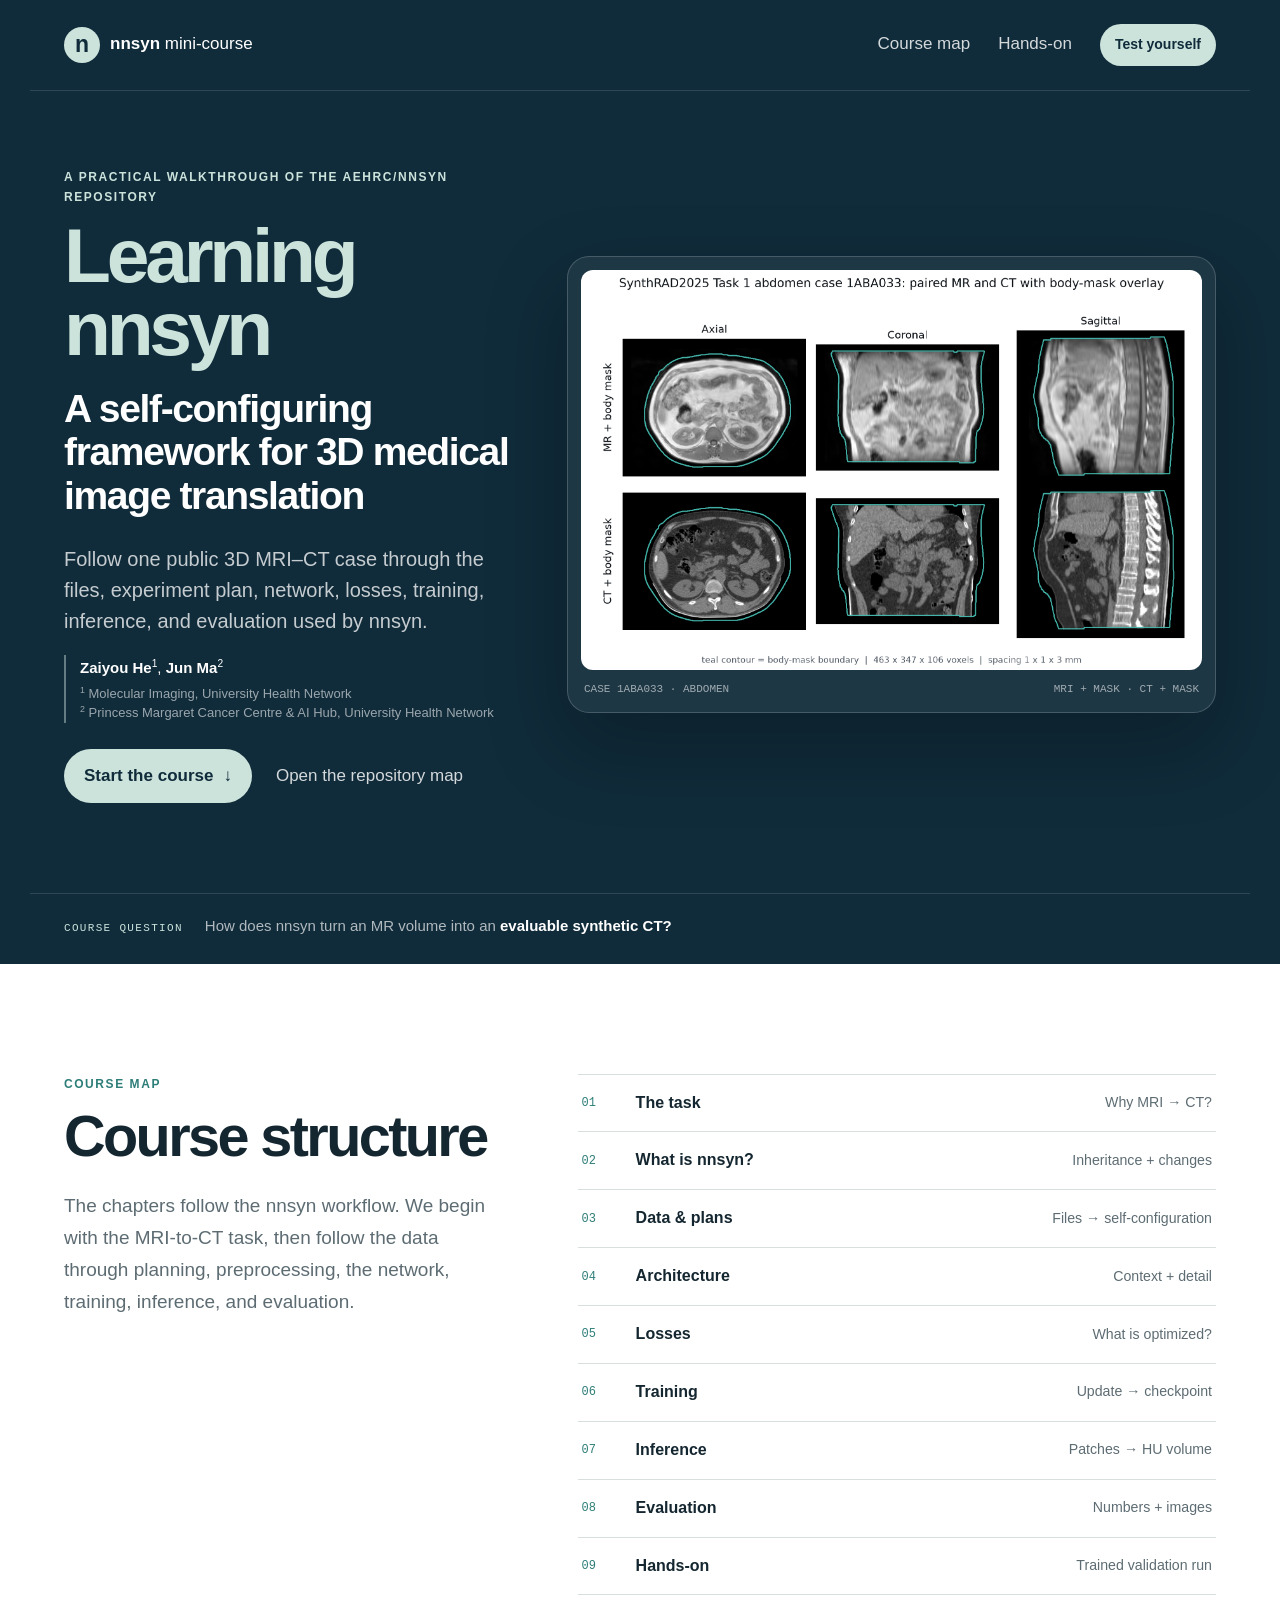
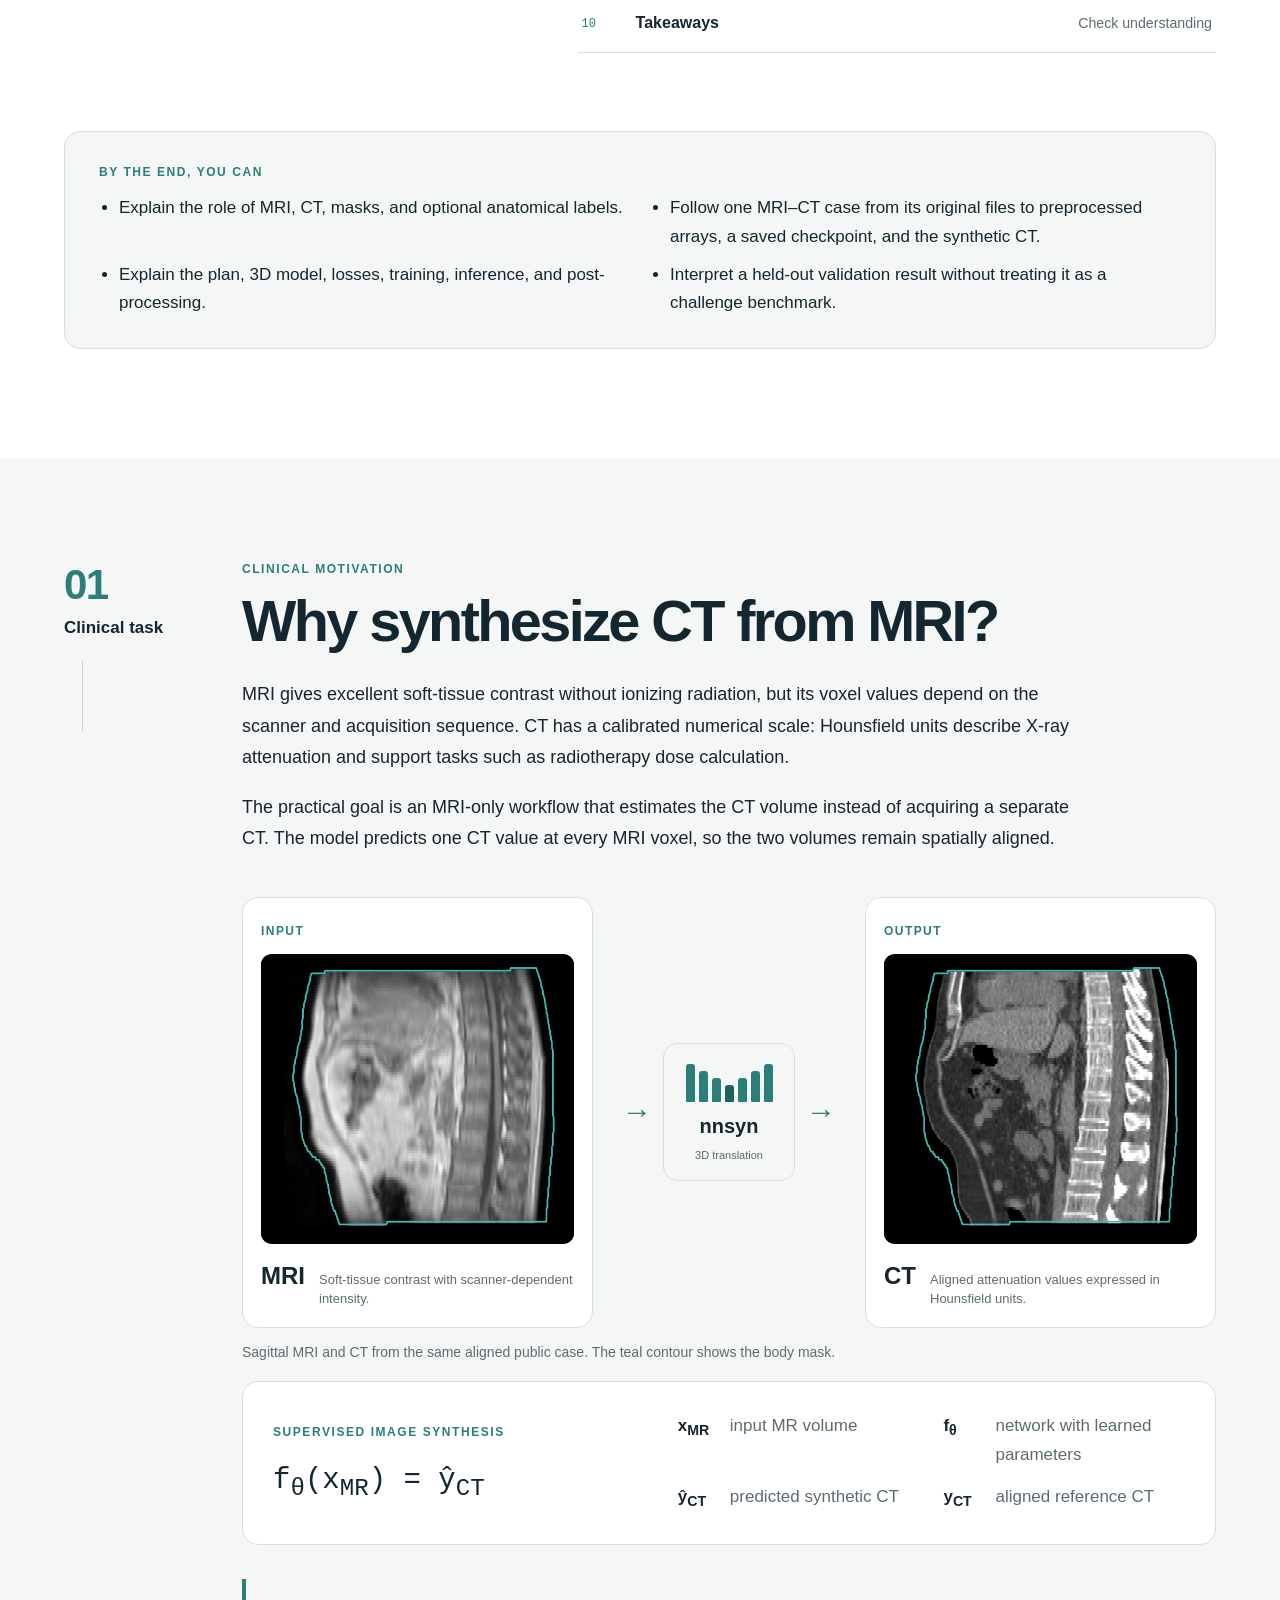
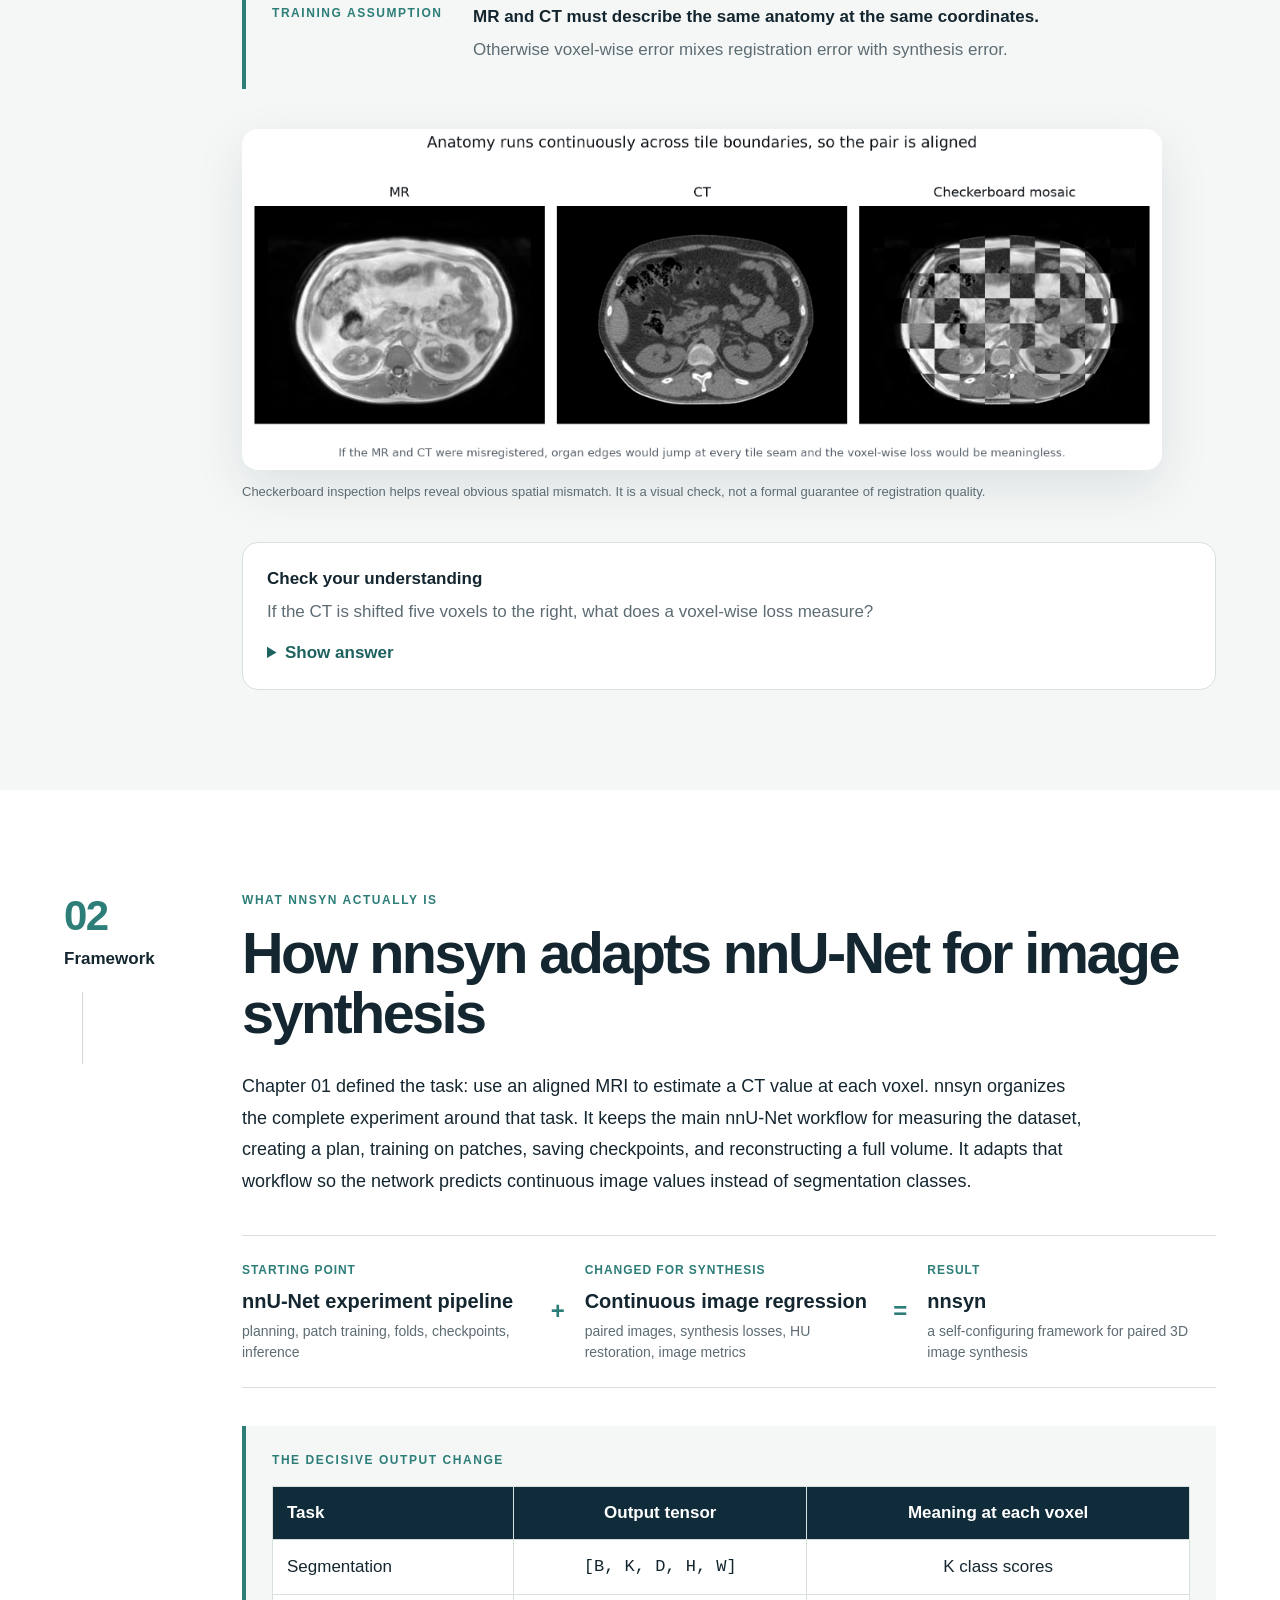
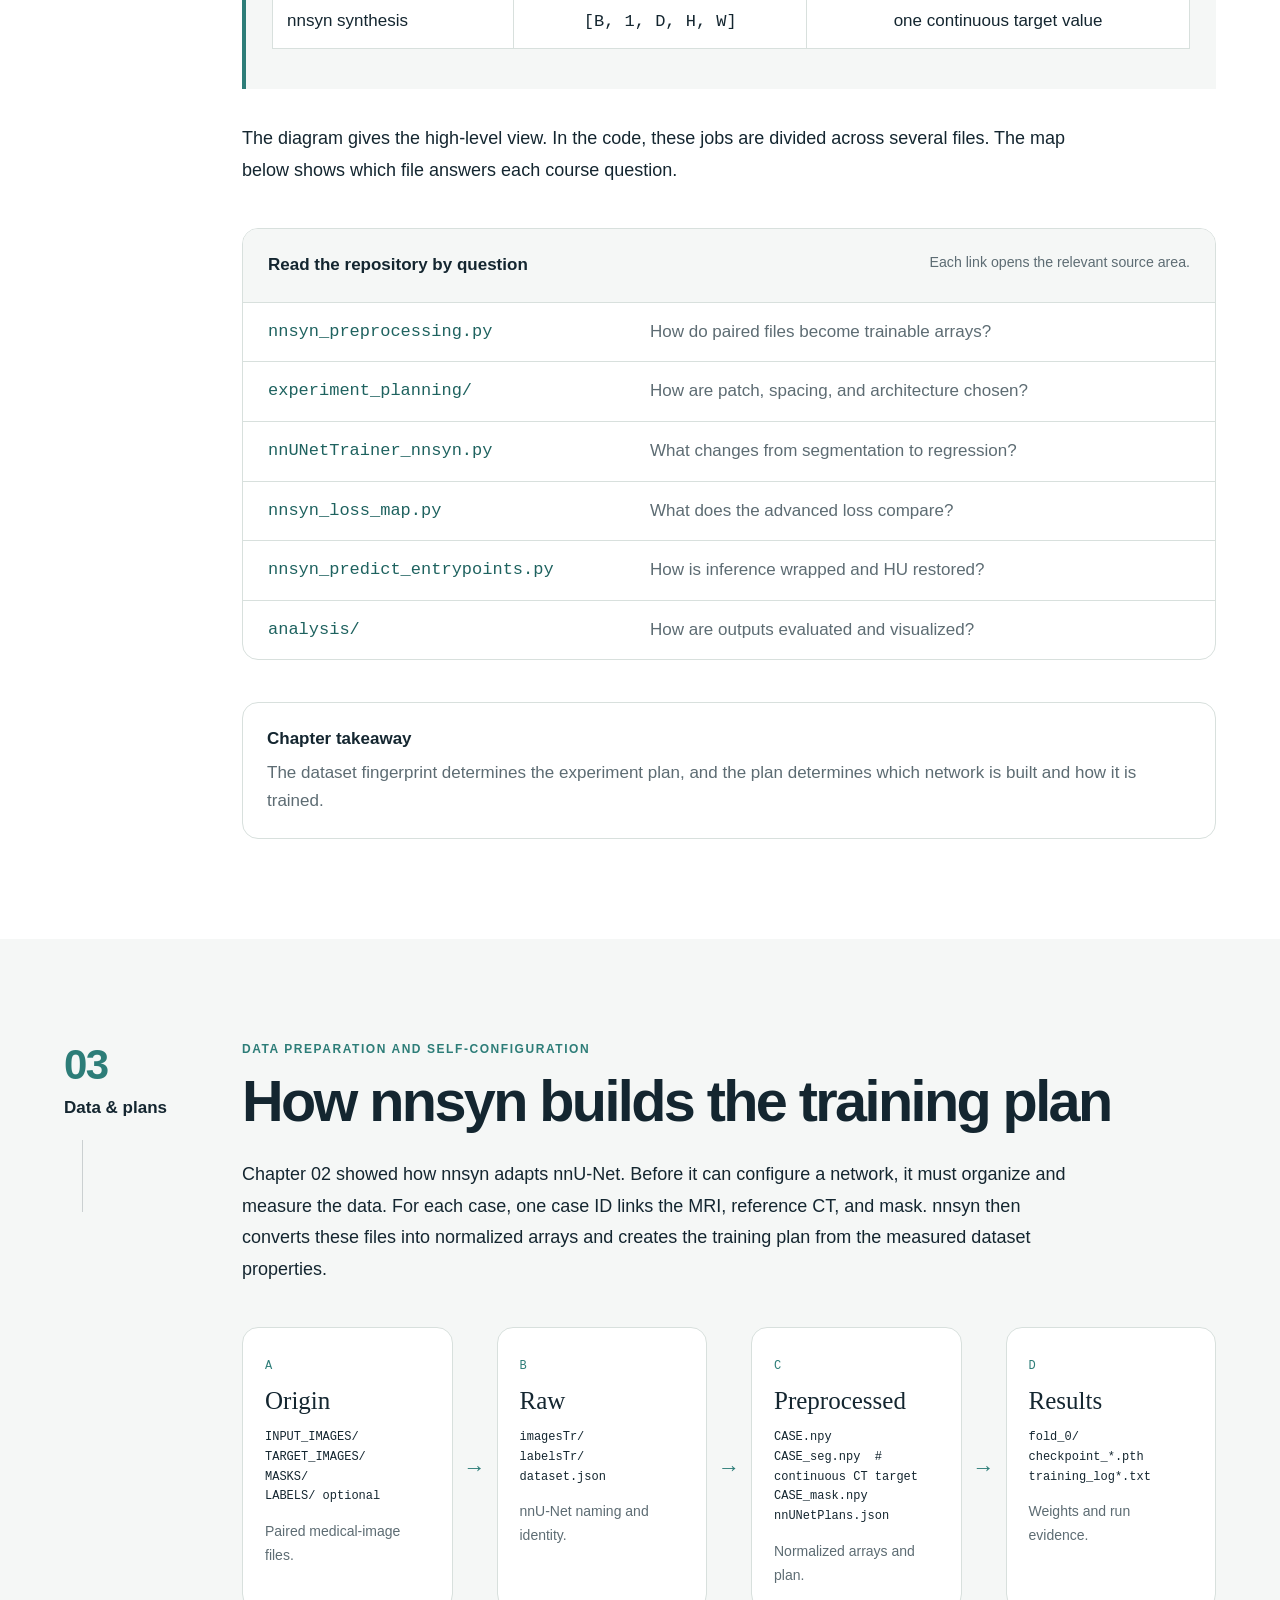
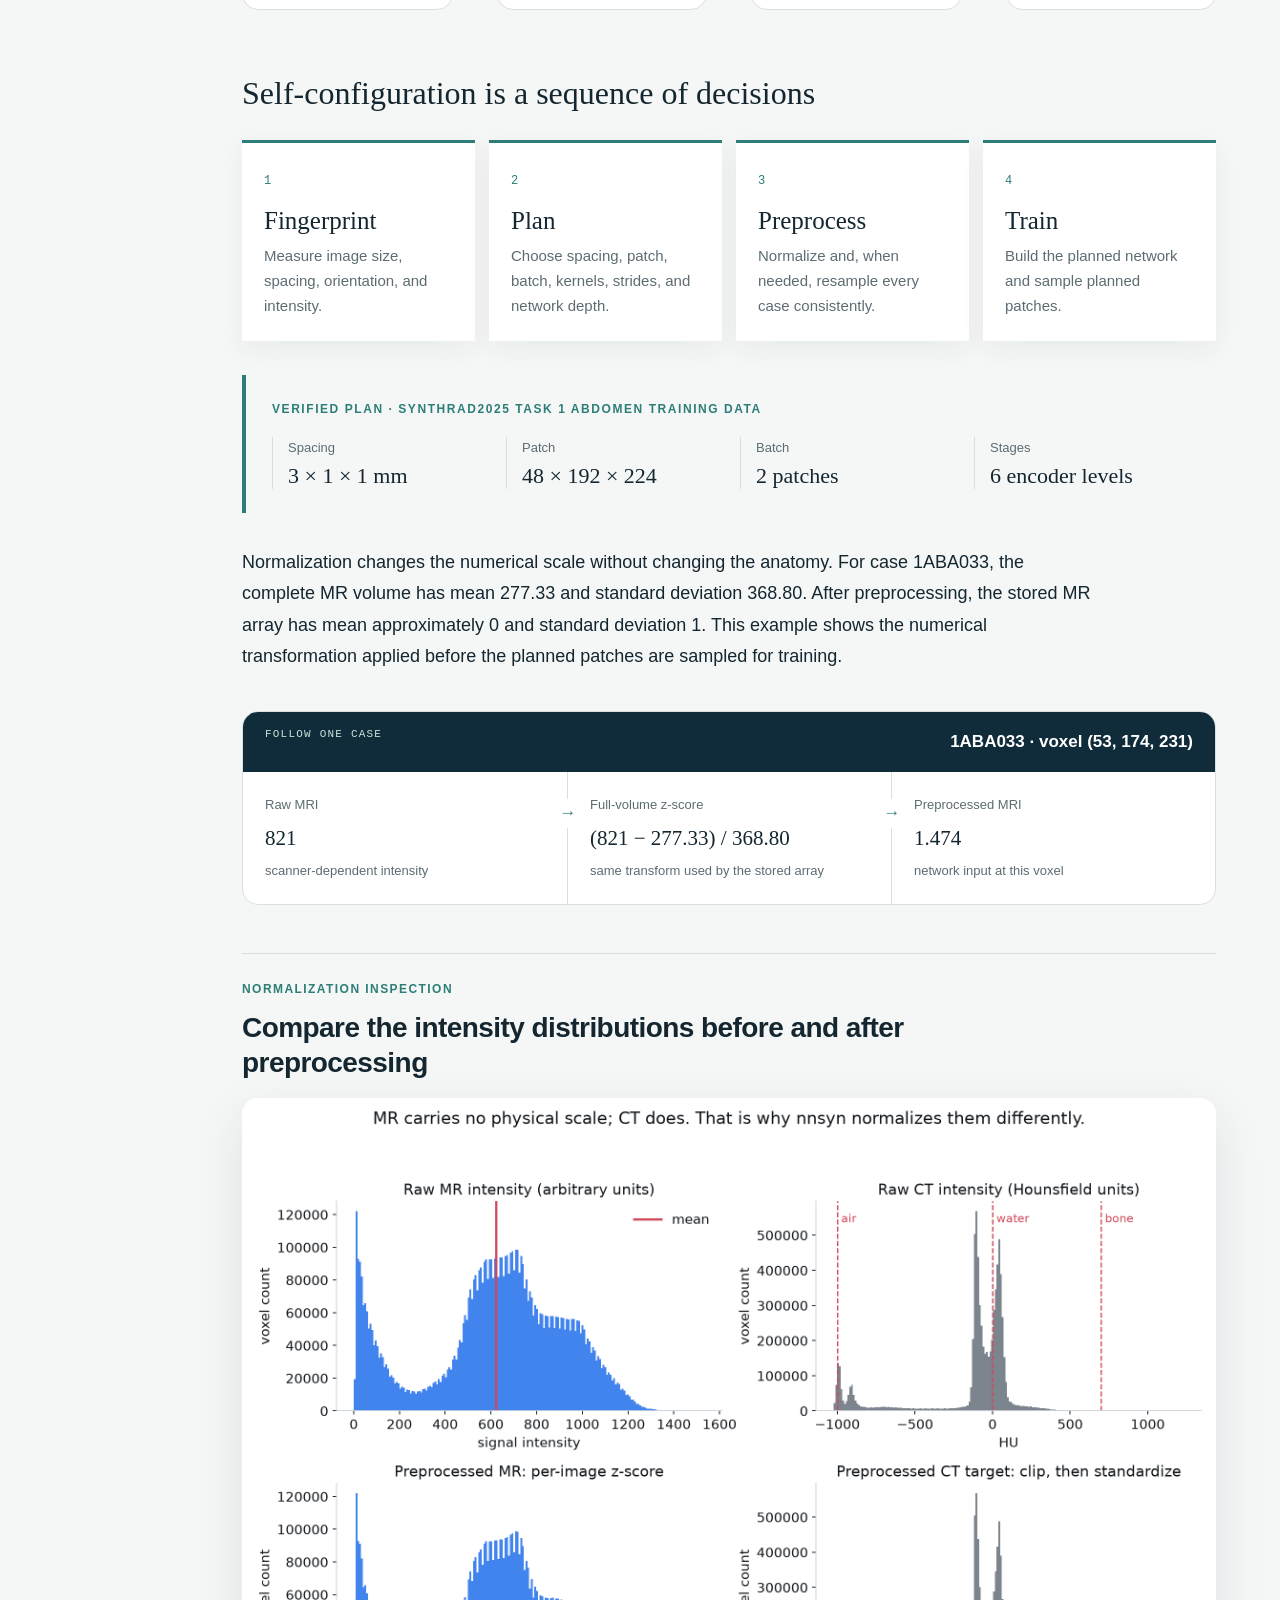
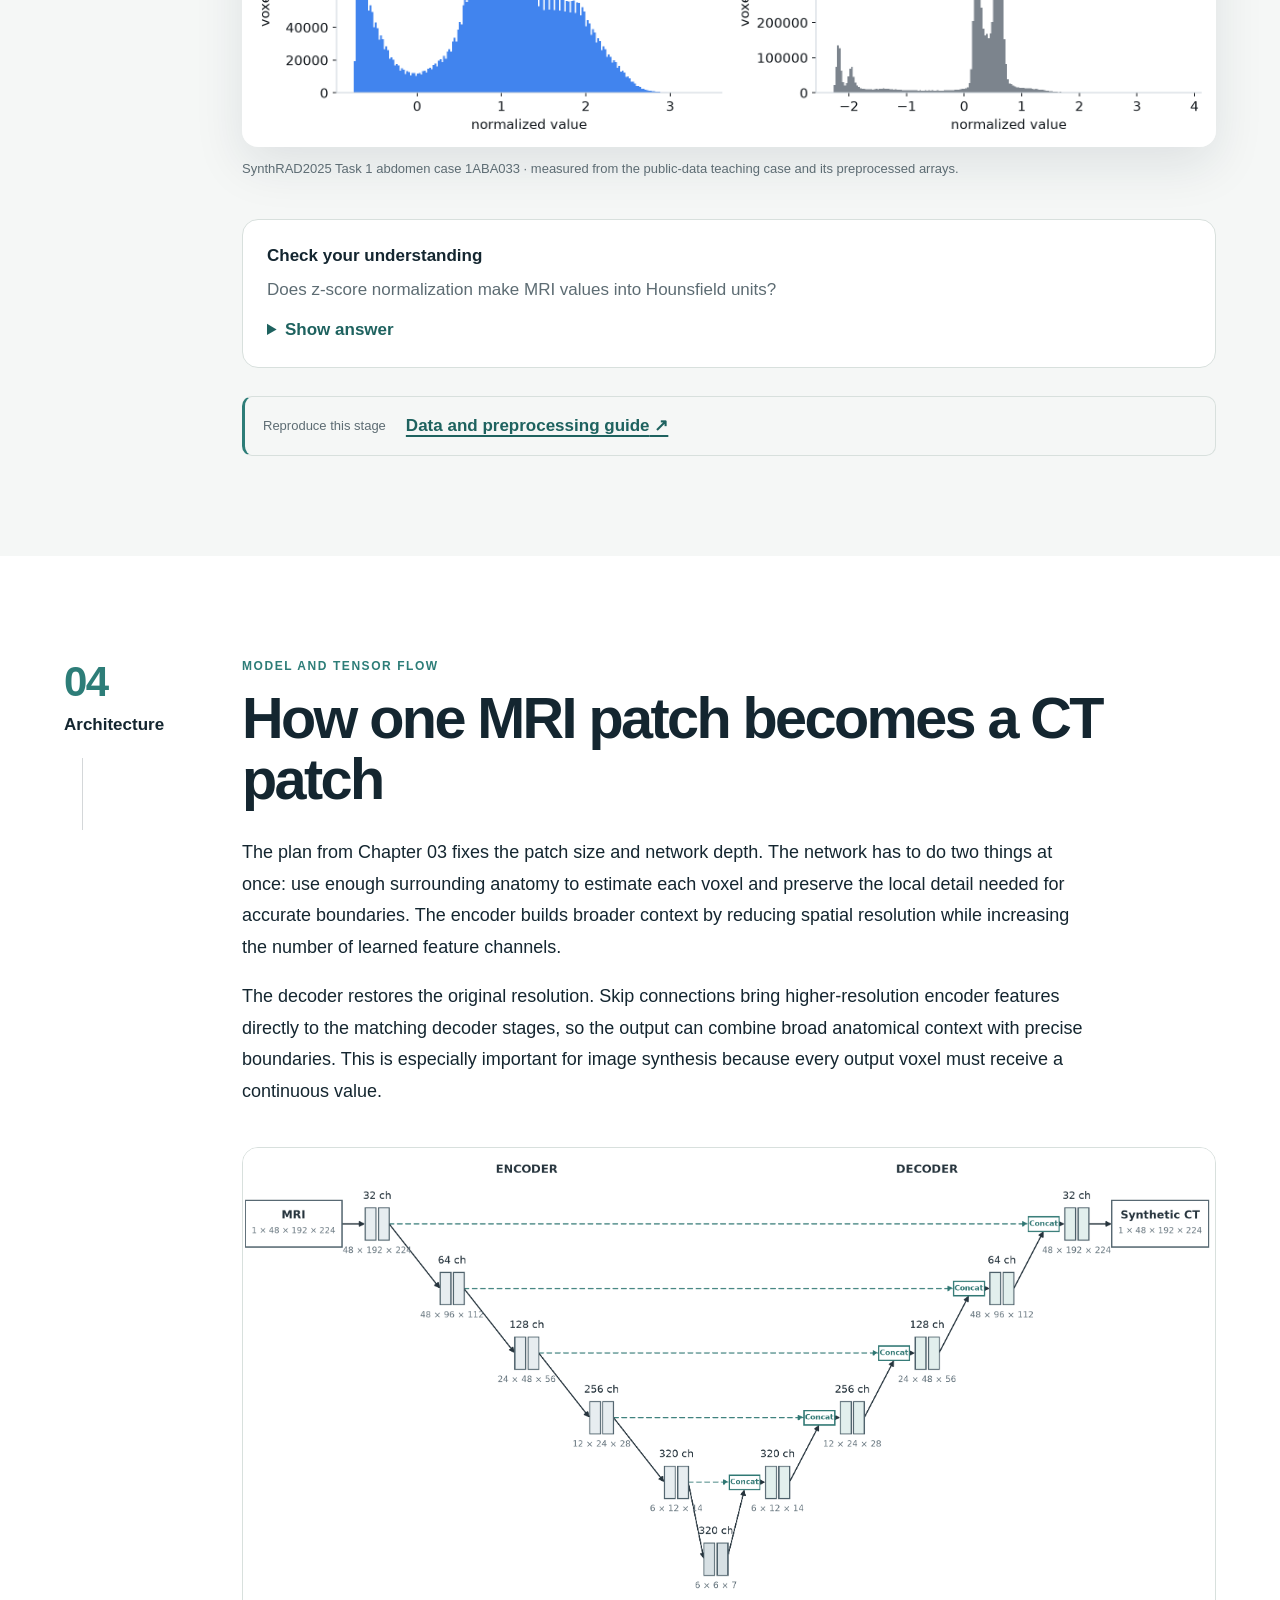
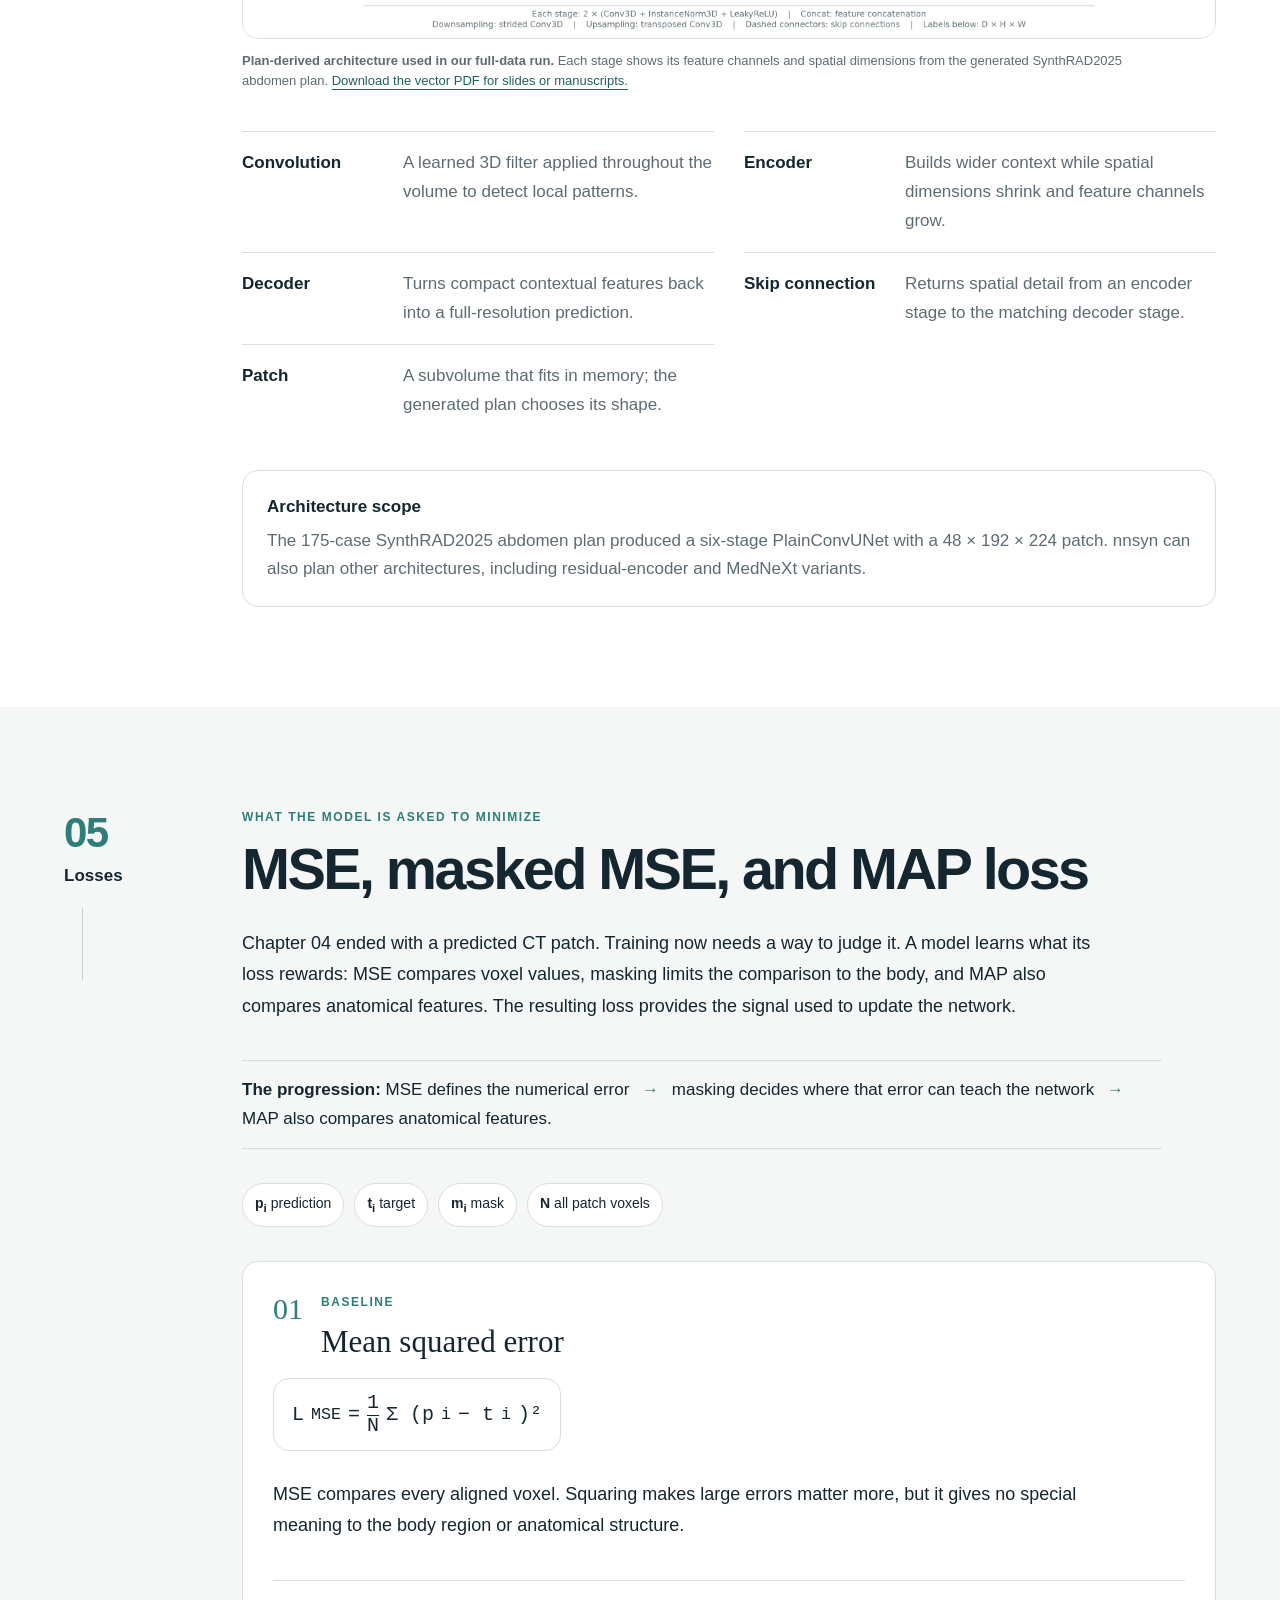
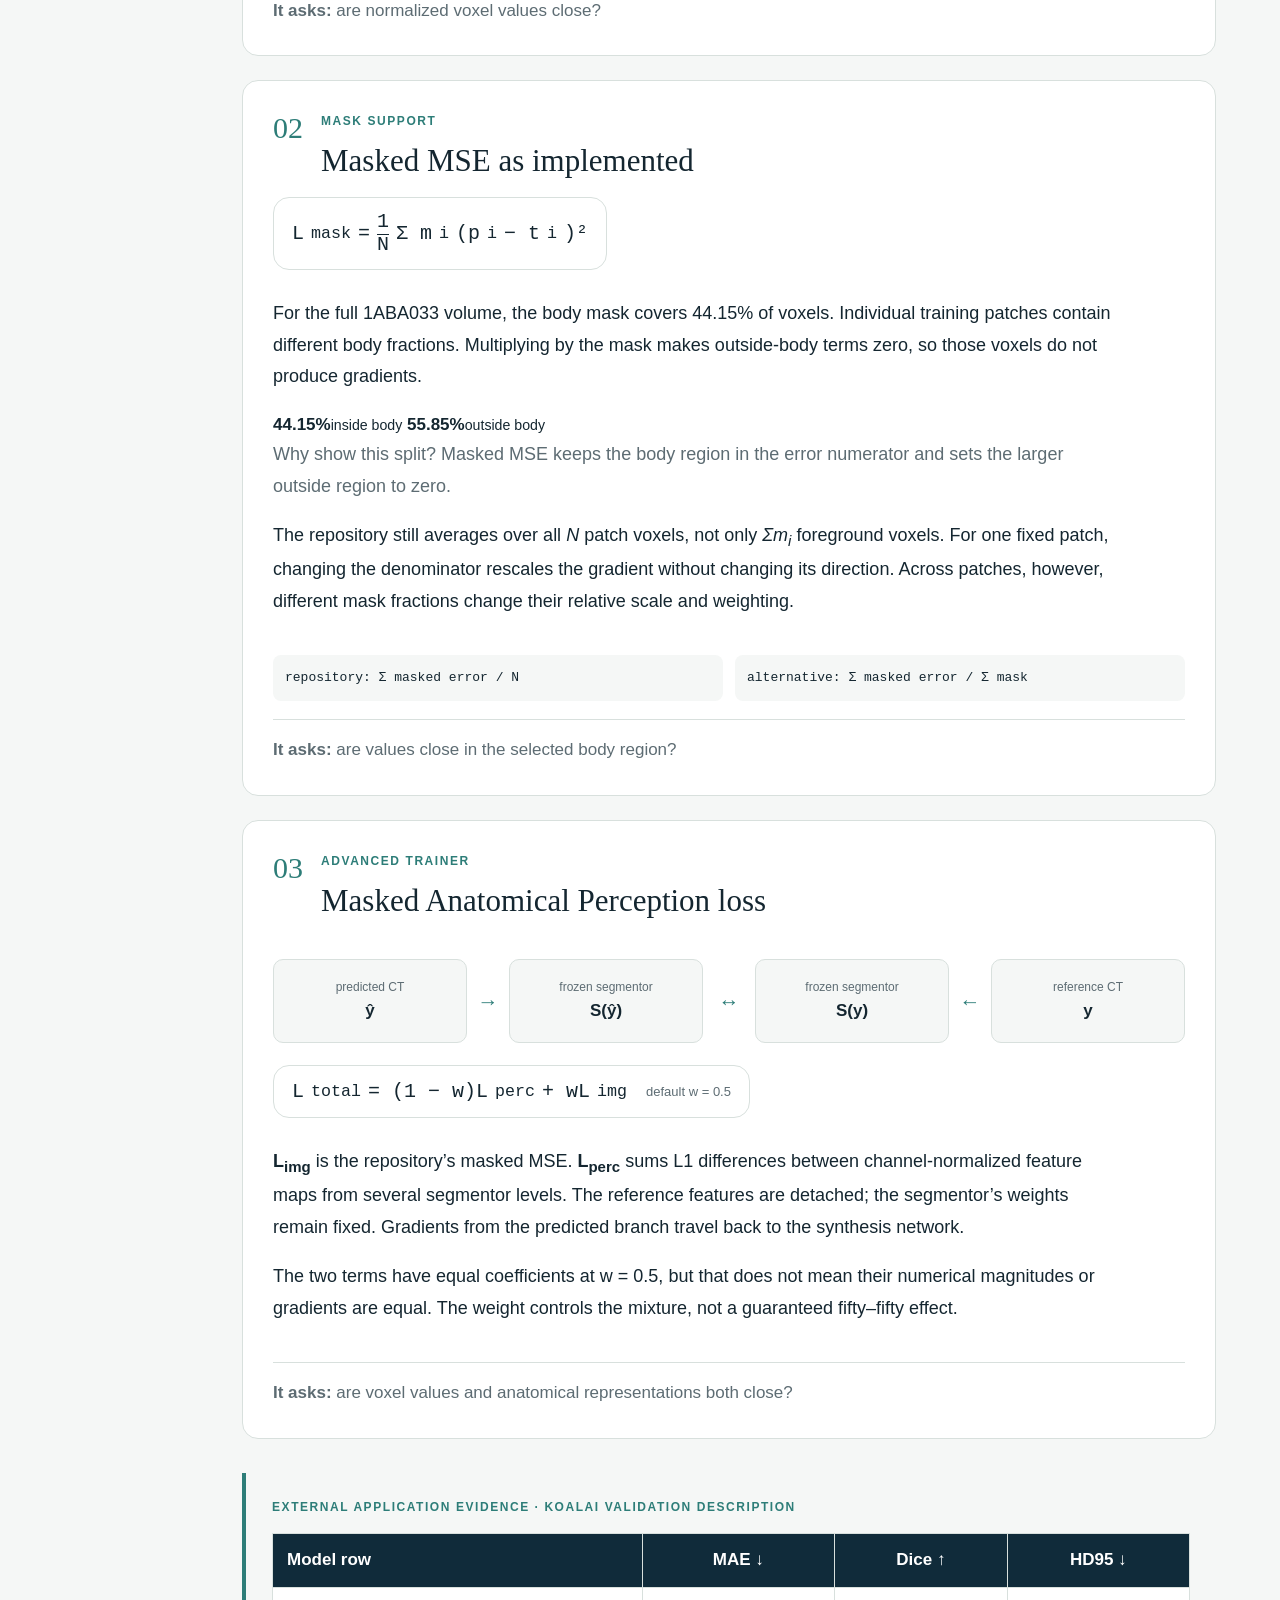
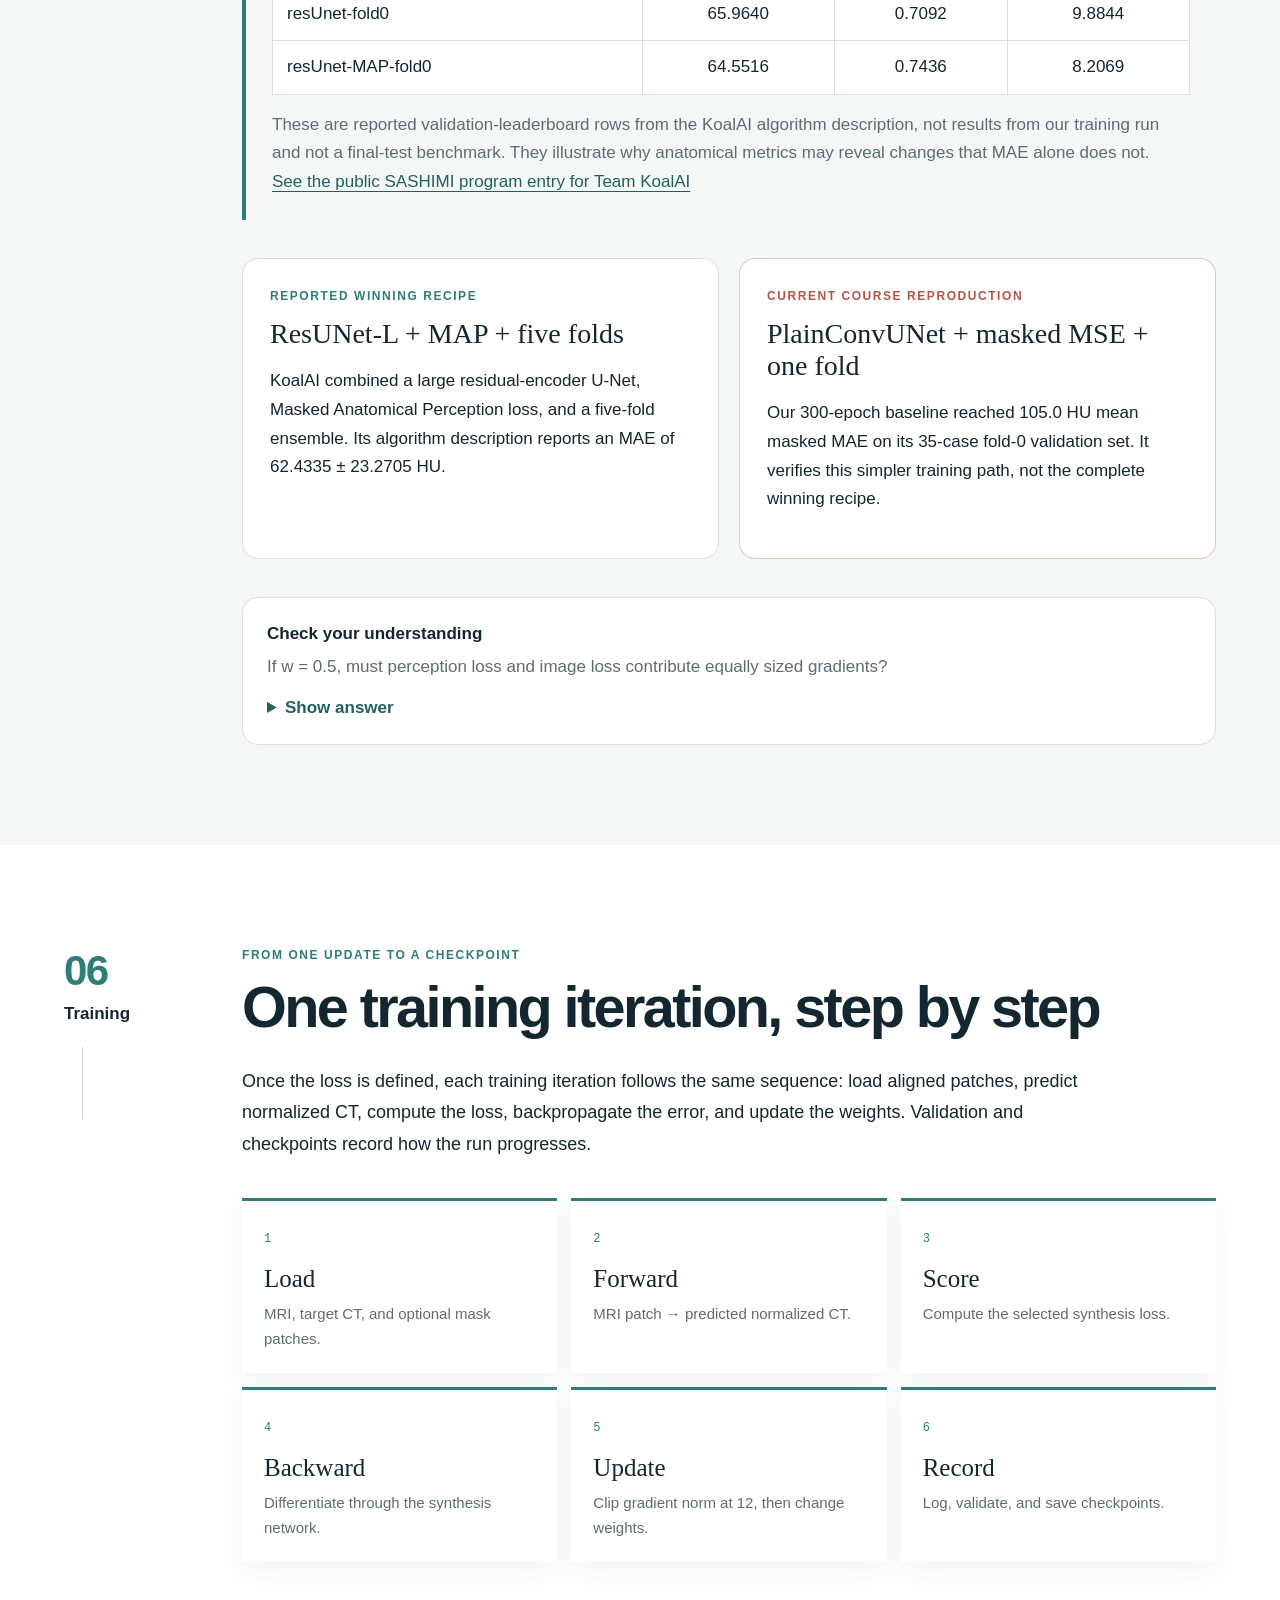
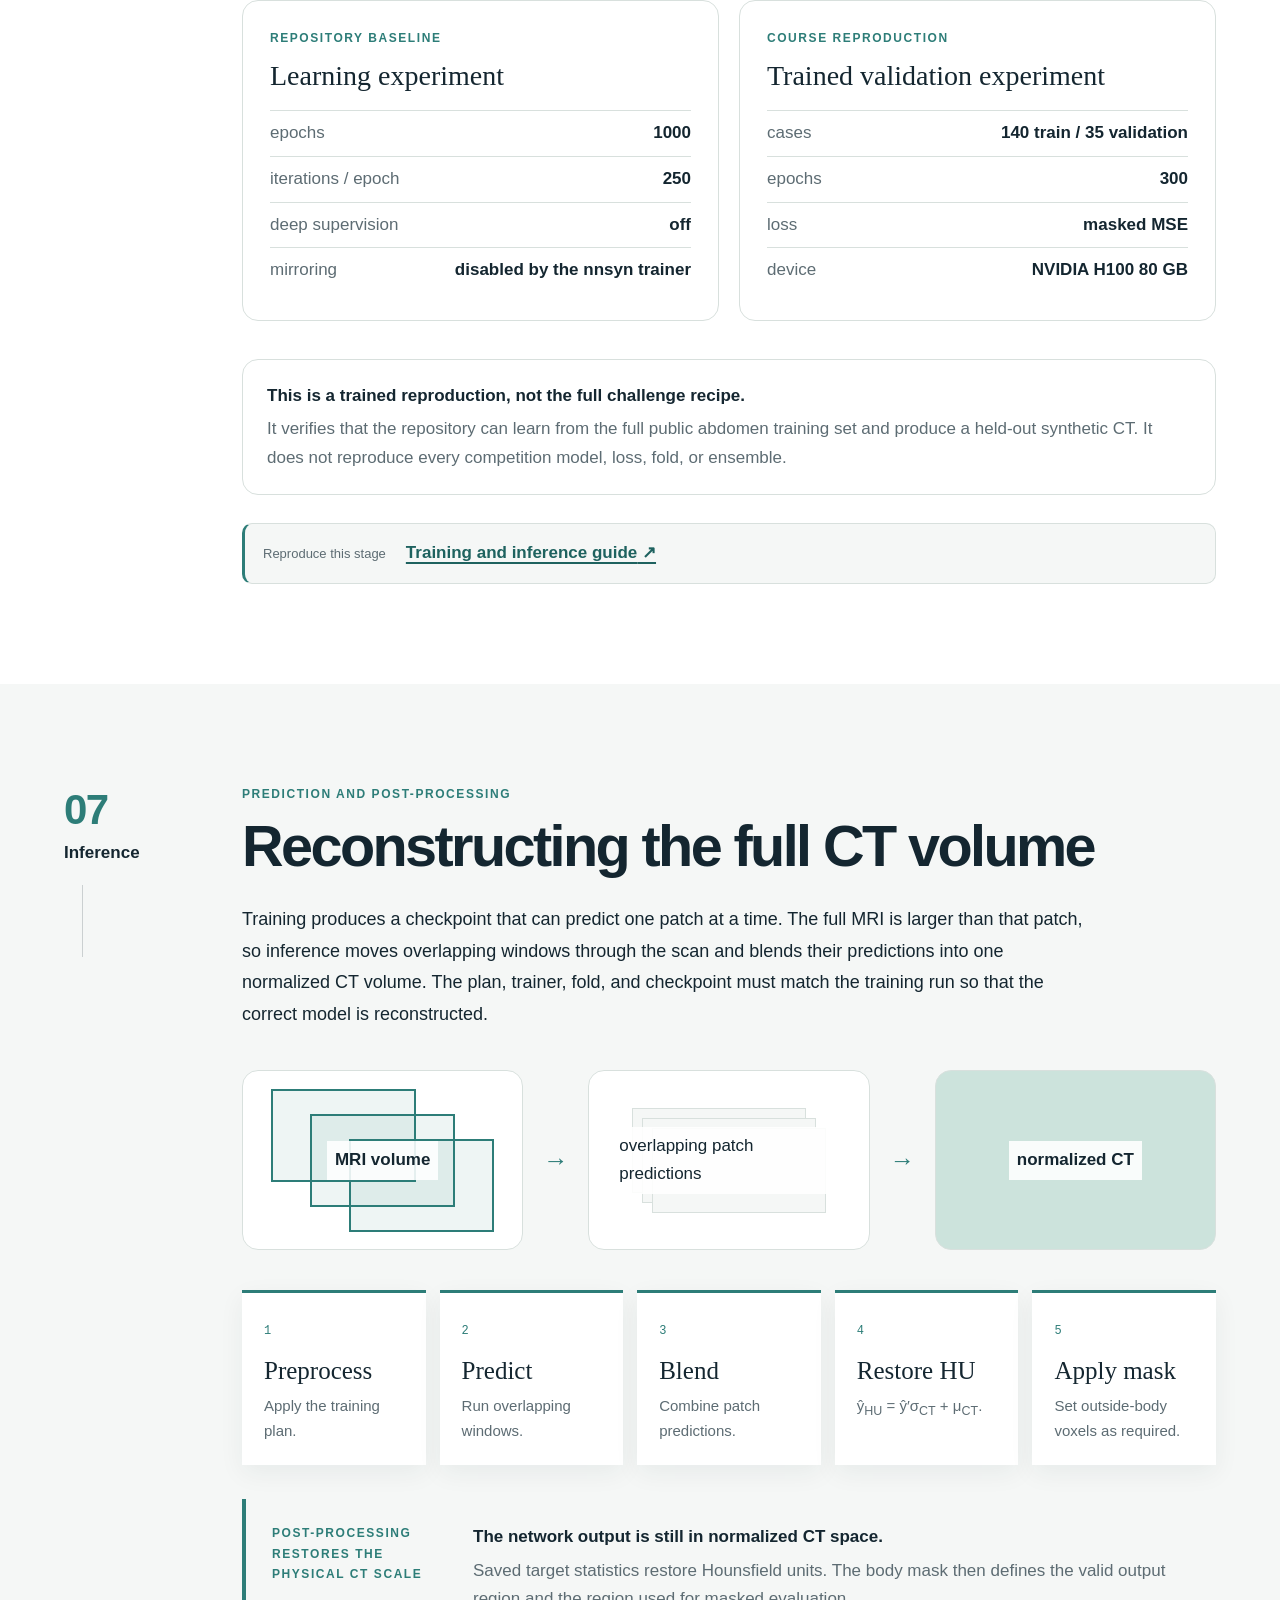
<file: index.html>
<!doctype html>
<html lang="en">
<head>
  <meta charset="utf-8">
  <meta name="viewport" content="width=device-width, initial-scale=1">
  <meta name="description" content="Learning nnsyn: a self-configuring framework for 3D medical image translation.">
  <title>Learning nnsyn: A Self-Configuring Framework for 3D Medical Image Translation</title>
  <link rel="stylesheet" href="styles.css">
</head>
<body>
  <a class="skip-link" href="#course">Skip to the course</a>

  <header class="hero" id="top">
    <nav class="topbar" aria-label="Primary navigation">
      <a class="wordmark" href="#top" aria-label="nnsyn mini-course home">
        <span class="mark">n</span><span><strong>nnsyn</strong> mini-course</span>
      </a>
      <div class="top-actions">
        <a href="#course-map">Course map</a>
        <a href="#hands-on">Hands-on</a>
        <a class="button button-small" href="#quiz">Test yourself</a>
      </div>
    </nav>

    <div class="hero-grid">
      <div class="hero-copy">
        <p class="eyebrow">A practical walkthrough of the aehrc/nnsyn repository</p>
        <h1><em>Learning nnsyn</em><span>A self-configuring framework for 3D medical image translation</span></h1>
        <p class="hero-lede">
          Follow one public 3D MRI–CT case through the files, experiment plan,
          network, losses, training, inference, and evaluation used by nnsyn.
        </p>
        <div class="author-line" aria-label="Course authors and affiliation">
          <p class="author-names"><strong>Zaiyou He</strong><sup>1</sup>, <strong>Jun Ma</strong><sup>2</sup></p>
          <p class="affiliation"><sup>1</sup> Molecular Imaging, University Health Network</p>
          <p class="affiliation"><sup>2</sup> Princess Margaret Cancer Centre &amp; AI Hub, University Health Network</p>
        </div>
        <div class="hero-actions">
          <a class="button" href="#course">Start the course <span aria-hidden="true">↓</span></a>
          <a class="text-link" href="#repo-map">Open the repository map</a>
        </div>

      </div>

      <figure class="hero-scan">
        <img src="figures/fig01_mr_ct_mask_triplanar.png"
             alt="Aligned abdomen MRI and CT views with the body-mask boundary overlaid in three anatomical planes">
        <figcaption><span>CASE 1ABA033 · ABDOMEN</span><span>MRI + MASK · CT + MASK</span></figcaption>
      </figure>
    </div>

    <div class="hero-statement">
      <span>COURSE QUESTION</span>
      <p>How does nnsyn turn an MR volume into an <strong>evaluable synthetic CT?</strong></p>
    </div>
  </header>

  <div class="progress-shell" aria-hidden="true"><div class="progress-bar" id="progressBar"></div></div>

  <main id="course">
    <section class="orientation section-pad" id="course-map">
      <div class="section-intro">
        <p class="section-kicker">Course map</p>
        <h2>Course structure</h2>
        <p>
          The chapters follow the nnsyn workflow. We begin with the MRI-to-CT task,
          then follow the data through planning, preprocessing, the network, training,
          inference, and evaluation.
        </p>
      </div>

      <ol class="route" aria-label="Course chapters">
        <li><a href="#task"><span>01</span><strong>The task</strong><small>Why MRI → CT?</small></a></li>
        <li><a href="#what-is-nnsyn"><span>02</span><strong>What is nnsyn?</strong><small>Inheritance + changes</small></a></li>
        <li><a href="#data"><span>03</span><strong>Data &amp; plans</strong><small>Files → self-configuration</small></a></li>
        <li><a href="#architecture"><span>04</span><strong>Architecture</strong><small>Context + detail</small></a></li>
        <li><a href="#losses"><span>05</span><strong>Losses</strong><small>What is optimized?</small></a></li>
        <li><a href="#training"><span>06</span><strong>Training</strong><small>Update → checkpoint</small></a></li>
        <li><a href="#inference"><span>07</span><strong>Inference</strong><small>Patches → HU volume</small></a></li>
        <li><a href="#evaluation"><span>08</span><strong>Evaluation</strong><small>Numbers + images</small></a></li>
        <li><a href="#hands-on"><span>09</span><strong>Hands-on</strong><small>Trained validation run</small></a></li>
        <li><a href="#quiz"><span>10</span><strong>Takeaways</strong><small>Check understanding</small></a></li>
      </ol>

      <aside class="learning-contract">
        <p class="label">By the end, you can</p>
        <ul>
          <li>Explain the role of MRI, CT, masks, and optional anatomical labels.</li>
          <li>Follow one MRI–CT case from its original files to preprocessed arrays, a saved checkpoint, and the synthetic CT.</li>
          <li>Explain the plan, 3D model, losses, training, inference, and post-processing.</li>
          <li>Interpret a held-out validation result without treating it as a challenge benchmark.</li>
        </ul>
      </aside>


    </section>

    <section class="chapter chapter-tint" id="task" data-chapter="01">
      <div class="chapter-side"><span class="chapter-no">01</span><p>Clinical task</p></div>
      <div class="chapter-body">
        <p class="section-kicker">Clinical motivation</p>
        <h2>Why synthesize CT from MRI?</h2>

        <div class="prose">
          <p>
            MRI gives excellent soft-tissue contrast without ionizing radiation, but its voxel
            values depend on the scanner and acquisition sequence. CT has a calibrated numerical
            scale: Hounsfield units describe X-ray attenuation and support tasks such as
            radiotherapy dose calculation.
          </p>
          <p>
            The practical goal is an MRI-only workflow that estimates the CT volume instead of
            acquiring a separate CT. The model predicts one CT value at every MRI voxel, so the two
            volumes remain spatially aligned.
          </p>
        </div>

        <div class="clinical-flow" aria-label="MRI-to-CT synthesis example">
          <figure class="clinical-modality">
            <span class="modality-tag">Input</span>
            <img class="clinical-image" src="figures/fig01_mri_sagittal.png"
                 alt="Sagittal MRI of SynthRAD2025 abdomen case 1ABA033 with the body-mask contour">
            <figcaption><strong>MRI</strong><small>Soft-tissue contrast with scanner-dependent intensity.</small></figcaption>
          </figure>
          <div class="clinical-network" aria-label="nnsyn 3D translation network">
            <b class="flow-arrow" aria-hidden="true">→</b>
            <div class="network-mark">
              <div class="unet-mark" aria-hidden="true"><i></i><i></i><i></i><i></i><i></i><i></i><i></i></div>
              <strong>nnsyn</strong>
              <small>3D translation</small>
            </div>
            <b class="flow-arrow" aria-hidden="true">→</b>
          </div>
          <figure class="clinical-modality">
            <span class="modality-tag">Output</span>
            <img class="clinical-image" src="figures/fig01_ct_sagittal.png"
                 alt="Aligned sagittal reference CT of the same SynthRAD2025 abdomen case with the body-mask contour">
            <figcaption><strong>CT</strong><small>Aligned attenuation values expressed in Hounsfield units.</small></figcaption>
          </figure>
        </div>
        <p class="data-caption">Sagittal MRI and CT from the same aligned public case. The teal contour shows the body mask.</p>
<div class="formula-card formula-intro">
          <div><span class="label">Supervised image synthesis</span><code>f<sub>θ</sub>(x<sub>MR</sub>) = ŷ<sub>CT</sub></code></div>
          <dl>
            <div><dt>x<sub>MR</sub></dt><dd>input MR volume</dd></div>
            <div><dt>f<sub>θ</sub></dt><dd>network with learned parameters</dd></div>
            <div><dt>ŷ<sub>CT</sub></dt><dd>predicted synthetic CT</dd></div>
            <div><dt>y<sub>CT</sub></dt><dd>aligned reference CT</dd></div>
          </dl>
        </div>

        <div class="evidence">
          <span class="evidence-label">Training assumption</span>
          <div><strong>MR and CT must describe the same anatomy at the same coordinates.</strong><p>Otherwise voxel-wise error mixes registration error with synthesis error.</p></div>
        </div>

        <figure class="teaching-figure compact-figure">
          <img src="figures/fig05_alignment_checkerboard.png"
               alt="Checkerboard view alternating aligned MR and CT regions">
          <figcaption>Checkerboard inspection helps reveal obvious spatial mismatch. It is a visual check, not a formal guarantee of registration quality.</figcaption>
        </figure>

        <div class="checkpoint">
          <strong>Check your understanding</strong>
          <p>If the CT is shifted five voxels to the right, what does a voxel-wise loss measure?</p>
          <details><summary>Show answer</summary><p>Both synthesis error and misalignment. The target at a coordinate no longer represents the same anatomy.</p></details>
        </div>
      </div>
    </section>

    <section class="chapter" id="what-is-nnsyn" data-chapter="02">
      <div class="chapter-side"><span class="chapter-no">02</span><p>Framework</p></div>
      <div class="chapter-body">
        <p class="section-kicker">What nnsyn actually is</p>
        <h2>How nnsyn adapts nnU-Net for image synthesis</h2>
        <div class="prose">
          <p>
            Chapter 01 defined the task: use an aligned MRI to estimate a CT value at each voxel.
            nnsyn organizes the complete experiment around that task. It keeps the main nnU-Net
            workflow for measuring the dataset, creating a plan, training on patches, saving
            checkpoints, and reconstructing a full volume. It adapts that workflow so the network
            predicts continuous image values instead of segmentation classes.
          </p>
        </div>

        <div class="framework-flow" aria-label="How nnsyn is built">
          <article><span>Starting point</span><strong>nnU-Net experiment pipeline</strong><small>planning, patch training, folds, checkpoints, inference</small></article>
          <b aria-hidden="true">+</b>
          <article><span>Changed for synthesis</span><strong>Continuous image regression</strong><small>paired images, synthesis losses, HU restoration, image metrics</small></article>
          <b aria-hidden="true">=</b>
          <article><span>Result</span><strong>nnsyn</strong><small>a self-configuring framework for paired 3D image synthesis</small></article>
        </div>

        <div class="evidence evidence-table">
          <span class="evidence-label">The decisive output change</span>
          <div class="table-wrap">
            <table>
              <thead><tr><th>Task</th><th>Output tensor</th><th>Meaning at each voxel</th></tr></thead>
              <tbody>
                <tr><td>Segmentation</td><td><code>[B, K, D, H, W]</code></td><td>K class scores</td></tr>
                <tr><td>nnsyn synthesis</td><td><code>[B, 1, D, H, W]</code></td><td>one continuous target value</td></tr>
              </tbody>
            </table>
          </div>
        </div>

        <div class="prose"><p>The diagram gives the high-level view. In the code, these jobs are divided across several files. The map below shows which file answers each course question.</p></div>

        <div id="repo-map" class="repo-map">
          <div class="repo-title"><strong>Read the repository by question</strong><small>Each link opens the relevant source area.</small></div>
          <div class="repo-list">
            <a href="https://github.com/aehrc/nnsyn/blob/main/nnunetv2/nnsyn/nnsyn_preprocessing.py"><code>nnsyn_preprocessing.py</code><span>How do paired files become trainable arrays?</span></a>
            <a href="https://github.com/aehrc/nnsyn/tree/main/nnunetv2/experiment_planning"><code>experiment_planning/</code><span>How are patch, spacing, and architecture chosen?</span></a>
            <a href="https://github.com/aehrc/nnsyn/blob/main/nnunetv2/training/nnUNetTrainer/variants/nnsyn/nnUNetTrainer_nnsyn.py"><code>nnUNetTrainer_nnsyn.py</code><span>What changes from segmentation to regression?</span></a>
            <a href="https://github.com/aehrc/nnsyn/blob/main/nnunetv2/training/nnUNetTrainer/variants/nnsyn/nnsyn_loss_map.py"><code>nnsyn_loss_map.py</code><span>What does the advanced loss compare?</span></a>
            <a href="https://github.com/aehrc/nnsyn/blob/main/nnunetv2/nnsyn/nnsyn_predict_entrypoints.py"><code>nnsyn_predict_entrypoints.py</code><span>How is inference wrapped and HU restored?</span></a>
            <a href="https://github.com/aehrc/nnsyn/tree/main/nnunetv2/analysis"><code>analysis/</code><span>How are outputs evaluated and visualized?</span></a>
          </div>
        </div>

        <div class="checkpoint"><strong>Chapter takeaway</strong><p>The dataset fingerprint determines the experiment plan, and the plan determines which network is built and how it is trained.</p></div>
      </div>
    </section>

    <section class="chapter chapter-tint" id="data" data-chapter="03">
      <div class="chapter-side"><span class="chapter-no">03</span><p>Data &amp; plans</p></div>
      <div class="chapter-body">
        <p class="section-kicker">Data preparation and self-configuration</p>
        <h2>How nnsyn builds the training plan</h2>

        <div class="prose">
          <p>
            Chapter 02 showed how nnsyn adapts nnU-Net. Before it can configure a network, it must
            organize and measure the data. For each case, one case ID links the MRI, reference CT,
            and mask. nnsyn then converts these files into normalized arrays and creates the training
            plan from the measured dataset properties.
          </p>
        </div>

        <div class="folder-flow" aria-label="Data folder flow">
          <article><span>A</span><h3>Origin</h3><pre>INPUT_IMAGES/
TARGET_IMAGES/
MASKS/
LABELS/ optional</pre><p>Paired medical-image files.</p></article>
          <b aria-hidden="true">→</b>
          <article><span>B</span><h3>Raw</h3><pre>imagesTr/
labelsTr/
dataset.json</pre><p>nnU-Net naming and identity.</p></article>
          <b aria-hidden="true">→</b>
          <article><span>C</span><h3>Preprocessed</h3><pre>CASE.npy
CASE_seg.npy  # continuous CT target
CASE_mask.npy
nnUNetPlans.json</pre><p>Normalized arrays and plan.</p></article>
          <b aria-hidden="true">→</b>
          <article><span>D</span><h3>Results</h3><pre>fold_0/
checkpoint_*.pth
training_log*.txt</pre><p>Weights and run evidence.</p></article>
        </div>


        <h3 class="subhead">Self-configuration is a sequence of decisions</h3>
        <div class="process-grid">
          <article><span>1</span><h3>Fingerprint</h3><p>Measure image size, spacing, orientation, and intensity.</p></article>
          <article><span>2</span><h3>Plan</h3><p>Choose spacing, patch, batch, kernels, strides, and network depth.</p></article>
          <article><span>3</span><h3>Preprocess</h3><p>Normalize and, when needed, resample every case consistently.</p></article>
          <article><span>4</span><h3>Train</h3><p>Build the planned network and sample planned patches.</p></article>
        </div>

        <div class="evidence evidence-plan">
          <span class="evidence-label">Verified plan · SynthRAD2025 Task 1 abdomen training data</span>
          <dl class="stats">
            <div><dt>Spacing</dt><dd>3 × 1 × 1 mm</dd></div>
            <div><dt>Patch</dt><dd>48 × 192 × 224</dd></div>
            <div><dt>Batch</dt><dd>2 patches</dd></div>
            <div><dt>Stages</dt><dd>6 encoder levels</dd></div>
          </dl>
        </div>



        <div class="prose">
          <p>
            Normalization changes the numerical scale without changing the anatomy. For case
            1ABA033, the complete MR volume has mean 277.33 and standard deviation 368.80.
            After preprocessing, the stored MR array has mean approximately 0 and standard
            deviation 1. This example shows the numerical transformation applied before the
            planned patches are sampled for training.
          </p>
        </div>

        <div class="case-thread" aria-label="Verified value chain for case 1ABA033">
          <div class="case-thread-head"><span>FOLLOW ONE CASE</span><strong>1ABA033 · voxel (53, 174, 231)</strong></div>
          <ol>
            <li><span>Raw MRI</span><strong>821</strong><small>scanner-dependent intensity</small></li>
            <li><span>Full-volume z-score</span><strong>(821 − 277.33) / 368.80</strong><small>same transform used by the stored array</small></li>
            <li><span>Preprocessed MRI</span><strong>1.474</strong><small>network input at this voxel</small></li>
          </ol>
        </div>

        <div class="figure-heading">
          <span>Normalization inspection</span>
          <h3>Compare the intensity distributions before and after preprocessing</h3>
        </div>
        <figure class="teaching-figure figure-after-heading">
          <img src="figures/fig02_normalization_histograms.png"
               alt="Histograms comparing original and normalized MRI and CT intensities">
          <figcaption>SynthRAD2025 Task 1 abdomen case 1ABA033 · measured from the public-data teaching case and its preprocessed arrays.</figcaption>
        </figure>

        <div class="checkpoint">
          <strong>Check your understanding</strong>
          <p>Does z-score normalization make MRI values into Hounsfield units?</p>
          <details><summary>Show answer</summary><p>No. It creates a stable numerical range for learning. HU restoration applies only to the predicted CT using saved CT statistics.</p></details>
        </div>
        <div class="notebook-link"><span>Reproduce this stage</span><a href="https://github.com/zaiyouzy/nnsyn-mini-course/blob/main/code/README.md#data-and-preprocessing">Data and preprocessing guide</a></div>
      </div>
    </section>

    <section class="chapter" id="architecture" data-chapter="04">
      <div class="chapter-side"><span class="chapter-no">04</span><p>Architecture</p></div>
      <div class="chapter-body">
        <p class="section-kicker">Model and tensor flow</p>
        <h2>How one MRI patch becomes a CT patch</h2>

        <div class="prose">
          <p>
            The plan from Chapter 03 fixes the patch size and network depth. The network has to do
            two things at once: use enough surrounding anatomy to estimate each voxel and preserve
            the local detail needed for accurate boundaries. The encoder builds broader context by
            reducing spatial resolution while increasing the number of learned feature channels.
          </p>
          <p>
            The decoder restores the original resolution. Skip connections bring higher-resolution
            encoder features directly to the matching decoder stages, so the output can combine
            broad anatomical context with precise boundaries. This is especially important for
            image synthesis because every output voxel must receive a continuous value.
          </p>
        </div>

        <figure class="teaching-figure architecture-figure">
          <img src="figures/fig07_architecture_plainconvunet.png"
               alt="Plan-derived six-stage 3D PlainConvUNet with encoder, decoder, bottleneck, and skip connections">
          <figcaption><strong>Plan-derived architecture used in our full-data run.</strong> Each stage shows its feature channels and spatial dimensions from the generated SynthRAD2025 abdomen plan. <a href="figures/fig07_architecture_plainconvunet.pdf">Download the vector PDF for slides or manuscripts.</a></figcaption>
        </figure>

        <dl class="concept-list">
          <div><dt>Convolution</dt><dd>A learned 3D filter applied throughout the volume to detect local patterns.</dd></div>
          <div><dt>Encoder</dt><dd>Builds wider context while spatial dimensions shrink and feature channels grow.</dd></div>
          <div><dt>Decoder</dt><dd>Turns compact contextual features back into a full-resolution prediction.</dd></div>
          <div><dt>Skip connection</dt><dd>Returns spatial detail from an encoder stage to the matching decoder stage.</dd></div>
          <div><dt>Patch</dt><dd>A subvolume that fits in memory; the generated plan chooses its shape.</dd></div>
        </dl>

        
        <div class="checkpoint"><strong>Architecture scope</strong><p>The 175-case SynthRAD2025 abdomen plan produced a six-stage PlainConvUNet with a 48 × 192 × 224 patch. nnsyn can also plan other architectures, including residual-encoder and MedNeXt variants.</p></div>
      </div>
    </section>

    <section class="chapter chapter-tint" id="losses" data-chapter="05">
      <div class="chapter-side"><span class="chapter-no">05</span><p>Losses</p></div>
      <div class="chapter-body">
        <p class="section-kicker">What the model is asked to minimize</p>
        <h2>MSE, masked MSE, and MAP loss</h2>

        <div class="prose">
          <p>
            Chapter 04 ended with a predicted CT patch. Training now needs a way to judge it. A model
            learns what its loss rewards: MSE compares voxel values, masking limits the comparison to
            the body, and MAP also compares anatomical features. The resulting loss provides the
            signal used to update the network.
          </p>
        </div>

        <p class="concept-line"><strong>The progression:</strong> MSE defines the numerical error <span>→</span> masking decides where that error can teach the network <span>→</span> MAP also compares anatomical features.</p>

        <div class="symbol-strip"><span><strong>p<sub>i</sub></strong> prediction</span><span><strong>t<sub>i</sub></strong> target</span><span><strong>m<sub>i</sub></strong> mask</span><span><strong>N</strong> all patch voxels</span></div>

        <article class="lesson-block">
          <div class="lesson-head"><span>01</span><div><p class="label">Baseline</p><h3>Mean squared error</h3></div></div>
          <div class="formula-card formula-inline">L<sub>MSE</sub> = <span class="fraction"><span>1</span><span>N</span></span> Σ (p<sub>i</sub> − t<sub>i</sub>)²</div>
          <div class="prose"><p>MSE compares every aligned voxel. Squaring makes large errors matter more, but it gives no special meaning to the body region or anatomical structure.</p></div>
          <p class="lesson-question"><strong>It asks:</strong> are normalized voxel values close?</p>
        </article>

        <article class="lesson-block">
          <div class="lesson-head"><span>02</span><div><p class="label">Mask support</p><h3>Masked MSE as implemented</h3></div></div>
          <div class="formula-card formula-inline">L<sub>mask</sub> = <span class="fraction"><span>1</span><span>N</span></span> Σ m<sub>i</sub>(p<sub>i</sub> − t<sub>i</sub>)²</div>
          <div class="prose">
            <p>
              For the full 1ABA033 volume, the body mask covers 44.15% of voxels. Individual
              training patches contain different body fractions. Multiplying by the mask makes
              outside-body terms zero, so those voxels do not produce gradients.
            </p>
            <div class="proportion-bar" aria-label="Body mask covers 44.15 percent of the volume; 55.85 percent lies outside the body">
              <span><strong>44.15%</strong><small>inside body</small></span>
              <span><strong>55.85%</strong><small>outside body</small></span>
            </div>
            <p class="data-caption">Why show this split? Masked MSE keeps the body region in the error numerator and sets the larger outside region to zero.</p>
            <p>
              The repository still averages over all <em>N</em> patch voxels, not only
              <em>Σm<sub>i</sub></em> foreground voxels. For one fixed patch, changing the
              denominator rescales the gradient without changing its direction. Across patches,
              however, different mask fractions change their relative scale and weighting.
            </p>
          </div>
          <div class="code-compare"><code>repository: Σ masked error / N</code><code>alternative: Σ masked error / Σ mask</code></div>
          <p class="lesson-question"><strong>It asks:</strong> are values close in the selected body region?</p>
        </article>

        <article class="lesson-block">
          <div class="lesson-head"><span>03</span><div><p class="label">Advanced trainer</p><h3>Masked Anatomical Perception loss</h3></div></div>
          <div class="map-flow" aria-label="MAP loss feature comparison">
            <div><span>predicted CT</span><strong>ŷ</strong></div>
            <b>→</b><div><span>frozen segmentor</span><strong>S(ŷ)</strong></div>
            <b>↔</b><div><span>frozen segmentor</span><strong>S(y)</strong></div>
            <b>←</b><div><span>reference CT</span><strong>y</strong></div>
          </div>
          <div class="formula-card formula-inline">L<sub>total</sub> = (1 − w)L<sub>perc</sub> + wL<sub>img</sub> <small>default w = 0.5</small></div>
          <div class="prose">
            <p>
              <strong>L<sub>img</sub></strong> is the repository’s masked MSE.
              <strong>L<sub>perc</sub></strong> sums L1 differences between channel-normalized
              feature maps from several segmentor levels. The reference features are detached;
              the segmentor’s weights remain fixed. Gradients from the predicted branch travel
              back to the synthesis network.
            </p>
            <p>
              The two terms have equal coefficients at w = 0.5, but that does not mean their
              numerical magnitudes or gradients are equal. The weight controls the mixture,
              not a guaranteed fifty–fifty effect.
            </p>
          </div>
          <p class="lesson-question"><strong>It asks:</strong> are voxel values and anatomical representations both close?</p>
        </article>

        <div class="evidence evidence-table">
          <span class="evidence-label">External application evidence · KoalAI validation description</span>
          <div class="table-wrap">
            <table>
              <thead><tr><th>Model row</th><th>MAE ↓</th><th>Dice ↑</th><th>HD95 ↓</th></tr></thead>
              <tbody><tr><td>resUnet-fold0</td><td>65.9640</td><td>0.7092</td><td>9.8844</td></tr><tr><td>resUnet-MAP-fold0</td><td>64.5516</td><td>0.7436</td><td>8.2069</td></tr></tbody>
            </table>
          </div>
          <p>These are reported validation-leaderboard rows from the KoalAI algorithm description, not results from our training run and not a final-test benchmark. They illustrate why anatomical metrics may reveal changes that MAE alone does not.</p>
          <a href="https://2025.sashimiworkshop.org/program/">See the public SASHIMI program entry for Team KoalAI</a>
        </div>

        <div class="comparison claims">
          <article><p class="label">Reported winning recipe</p><h3>ResUNet-L + MAP + five folds</h3><p>KoalAI combined a large residual-encoder U-Net, Masked Anatomical Perception loss, and a five-fold ensemble. Its algorithm description reports an MAE of 62.4335 ± 23.2705 HU.</p></article>
          <article><p class="label">Current course reproduction</p><h3>PlainConvUNet + masked MSE + one fold</h3><p>Our 300-epoch baseline reached 105.0 HU mean masked MAE on its 35-case fold-0 validation set. It verifies this simpler training path, not the complete winning recipe.</p></article>
        </div>

        <div class="checkpoint">
          <strong>Check your understanding</strong>
          <p>If w = 0.5, must perception loss and image loss contribute equally sized gradients?</p>
          <details><summary>Show answer</summary><p>No. The coefficients are equal, but the terms can have different scales and gradient magnitudes.</p></details>
        </div>
      </div>
    </section>

    <section class="chapter" id="training" data-chapter="06">
      <div class="chapter-side"><span class="chapter-no">06</span><p>Training</p></div>
      <div class="chapter-body">
        <p class="section-kicker">From one update to a checkpoint</p>
        <h2>One training iteration, step by step</h2>
        <div class="prose"><p>Once the loss is defined, each training iteration follows the same sequence: load aligned patches, predict normalized CT, compute the loss, backpropagate the error, and update the weights. Validation and checkpoints record how the run progresses.</p></div>
        <ol class="process-grid process-six">
          <li><span>1</span><h3>Load</h3><p>MRI, target CT, and optional mask patches.</p></li>
          <li><span>2</span><h3>Forward</h3><p>MRI patch → predicted normalized CT.</p></li>
          <li><span>3</span><h3>Score</h3><p>Compute the selected synthesis loss.</p></li>
          <li><span>4</span><h3>Backward</h3><p>Differentiate through the synthesis network.</p></li>
          <li><span>5</span><h3>Update</h3><p>Clip gradient norm at 12, then change weights.</p></li>
          <li><span>6</span><h3>Record</h3><p>Log, validate, and save checkpoints.</p></li>
        </ol>
        <div class="comparison">
          <article><p class="label">Repository baseline</p><h3>Learning experiment</h3><dl><div><dt>epochs</dt><dd>1000</dd></div><div><dt>iterations / epoch</dt><dd>250</dd></div><div><dt>deep supervision</dt><dd>off</dd></div><div><dt>mirroring</dt><dd>disabled by the nnsyn trainer</dd></div></dl></article>
          <article><p class="label">Course reproduction</p><h3>Trained validation experiment</h3><dl><div><dt>cases</dt><dd>140 train / 35 validation</dd></div><div><dt>epochs</dt><dd>300</dd></div><div><dt>loss</dt><dd>masked MSE</dd></div><div><dt>device</dt><dd>NVIDIA H100 80 GB</dd></div></dl></article>
        </div>
        <div class="checkpoint"><strong>This is a trained reproduction, not the full challenge recipe.</strong><p>It verifies that the repository can learn from the full public abdomen training set and produce a held-out synthetic CT. It does not reproduce every competition model, loss, fold, or ensemble.</p></div>
        <div class="notebook-link"><span>Reproduce this stage</span><a href="https://github.com/zaiyouzy/nnsyn-mini-course/blob/main/code/README.md">Training and inference guide</a></div>
      </div>
    </section>

    <section class="chapter chapter-tint" id="inference" data-chapter="07">
      <div class="chapter-side"><span class="chapter-no">07</span><p>Inference</p></div>
      <div class="chapter-body">
        <p class="section-kicker">Prediction and post-processing</p>
        <h2>Reconstructing the full CT volume</h2>
        <div class="prose">
          <p>
            Training produces a checkpoint that can predict one patch at a time. The full MRI is
            larger than that patch, so inference moves overlapping windows through the scan and
            blends their predictions into one normalized CT volume. The plan, trainer, fold, and
            checkpoint must match the training run so that the correct model is reconstructed.
          </p>
        </div>

        <div class="window-diagram">
          <div class="window-volume"><i></i><i></i><i></i><strong>MRI volume</strong></div>
          <b>→</b><div class="window-stack"><span>overlapping patch predictions</span><i></i><i></i><i></i></div>
          <b>→</b><div class="window-volume output-volume"><strong>normalized CT</strong></div>
        </div>

        <ol class="process-grid process-five">
          <li><span>1</span><h3>Preprocess</h3><p>Apply the training plan.</p></li>
          <li><span>2</span><h3>Predict</h3><p>Run overlapping windows.</p></li>
          <li><span>3</span><h3>Blend</h3><p>Combine patch predictions.</p></li>
          <li><span>4</span><h3>Restore HU</h3><p>ŷ<sub>HU</sub> = ŷ′σ<sub>CT</sub> + μ<sub>CT</sub>.</p></li>
          <li><span>5</span><h3>Apply mask</h3><p>Set outside-body voxels as required.</p></li>
        </ol>

        <div class="evidence">
          <span class="evidence-label">Post-processing restores the physical CT scale</span>
          <div><strong>The network output is still in normalized CT space.</strong><p>Saved target statistics restore Hounsfield units. The body mask then defines the valid output region and the region used for masked evaluation.</p></div>
        </div>


        <div class="identity-lock"><strong>Model identity must match</strong><span>dataset ID</span><span>plan</span><span>configuration</span><span>trainer</span><span>fold</span><span>checkpoint</span><span>channels</span></div>
        <div class="checkpoint"><strong>Check your understanding</strong><p>The raw prediction contains values close to 0. Does that mean the synthetic CT is blank?</p><details><summary>Show answer</summary><p>No. The network predicts standardized CT values, where 0 is near the training-set mean. Apply the stored CT mean and standard deviation before interpreting the image in Hounsfield units.</p></details></div>
        <div class="notebook-link"><span>Reproduce this stage</span><a href="https://github.com/zaiyouzy/nnsyn-mini-course/blob/main/code/README.md#inference-hu-restoration-and-evaluation">Inference and HU-restoration guide</a></div>
      </div>
    </section>

    <section class="chapter" id="evaluation" data-chapter="08">
      <div class="chapter-side"><span class="chapter-no">08</span><p>Evaluation</p></div>
      <div class="chapter-body">
        <p class="section-kicker">Numbers and images answer different questions</p>
        <h2>How synthetic CT is evaluated</h2>
        <div class="prose"><p>Inference produces a synthetic CT in Hounsfield units. Evaluation asks how closely it matches the reference CT. A single score is not enough: metrics summarize overall error, while image panels show where those errors occur. A plausible average can still hide a failed organ boundary or a local artifact.</p><p>Read the metrics in three layers: MAE and PSNR assess CT intensities, MS-SSIM assesses visual structure, and Dice and HD95 assess anatomy derived from segmentations.</p></div>
        <div class="metric-grid">
          <article><span>MAE</span><h3>How wrong are the CT values?</h3><code class="metric-formula">MAE = (1/N) ∑ |p<sub>i</sub> − t<sub>i</sub>|</code><p>Average HU difference at the evaluated voxels. MAE = 100 HU means an average error of 100 HU per voxel. Lower is better.</p></article>
          <article><span>PSNR</span><h3>How small is the error relative to the image range?</h3><code class="metric-formula">PSNR = 20 log<sub>10</sub>(R / √MSE)</code><p>Compares reconstruction error with the stated CT intensity range R. Higher means less error relative to that range.</p></article>
          <article><span>MS-SSIM</span><h3>Is structure preserved at different scales?</h3><code class="metric-formula">MS-SSIM = l<sub>M</sub><sup>α</sup> ∏ c<sub>j</sub><sup>β</sup>s<sub>j</sub><sup>γ</sup></code><p>Compares brightness, contrast, and structural patterns from fine details to larger regions. Values closer to 1 mean more similar structure.</p></article>
          <article><span>Dice / HD95</span><h3>Is the anatomy geometrically preserved?</h3><code class="metric-formula">Dice = 2|A ∩ B| / (|A| + |B|)<br>HD95 = P<sub>95</sub>(surface distances)</code><p>Dice measures region overlap: 1 is perfect. HD95 measures how far apart most boundaries are, usually in millimeters. Both require segmentations; Dice higher and HD95 lower are better.</p></article>
        </div>


        <div class="evaluation-rule"><strong>Minimum visual panel</strong><span>MRI input</span><span>synthetic CT</span><span>reference CT</span><span>absolute error</span><p>Inspect multiple anatomical slices and include failures, not only the best-looking example.</p></div>
        <div class="checkpoint"><strong>Evaluation rule</strong><p>Use the mask definition, HU restoration, metric implementation, and case split consistently. Otherwise two reported numbers may not describe the same experiment.</p></div>
        <div class="notebook-link"><span>Reproduce this stage</span><a href="https://github.com/zaiyouzy/nnsyn-mini-course/blob/main/code/README.md#rebuild-the-evidence-figures">Evaluation and figure-generation code</a></div>
      </div>
    </section>

    <section class="chapter chapter-tint" id="hands-on" data-chapter="09">
      <div class="chapter-side"><span class="chapter-no">09</span><p>Hands-on</p></div>
      <div class="chapter-body">
        <p class="section-kicker">Our baseline reproduction</p>
        <h2>Training nnsyn on SynthRAD2025 abdomen data</h2>
        <div class="prose"><p><strong>This is our 300-epoch masked-MSE baseline, not a challenge-winning result.</strong> We trained the planned 3D PlainConvUNet on 175 public SynthRAD2025 abdomen cases. Fold 0 used 140 cases for training and 35 for validation. The result below uses 1ABA101 because its error is closest to the validation median.</p><p>This experiment gives readers a complete runnable baseline and makes the remaining performance gap visible. The reported SOTA recipe is introduced in Chapter 05, but our current checkpoint should not be read as a reproduction of that recipe.</p></div>

        <div class="run-passport">
          <div><p class="label">Dataset</p><strong>175 paired cases</strong><span>SynthRAD2025 Task 1 abdomen</span></div>
          <div><p class="label">Fold 0</p><strong>140 train / 35 validation</strong><span>all validation cases evaluated</span></div>
          <div><p class="label">Training</p><strong>300 epochs</strong><span>best validation checkpoint</span></div>
          <div><p class="label">Validation MAE</p><strong>105.0 HU mean</strong><span>102.0 HU median</span></div>
        </div>
        <figure class="result-figure">
          <a href="figures/fig06_trained_synthetic_ct.png" aria-label="Open the full-size validation result figure">
            <img src="figures/fig06_trained_synthetic_ct.png" alt="MRI input, predicted synthetic CT, reference CT, and absolute HU error for representative held-out validation case 1ABA101">
          </a>
          <figcaption><strong>Representative result from our baseline reproduction.</strong> Case 1ABA101 has a masked MAE of 102.0 HU, close to the 35-case median.</figcaption>
        </figure>
        <h3 class="plain-subhead">How to read this result</h3>
        <div class="prose"><p>The model recovers the overall body shape and much of the soft-tissue intensity pattern, but its synthetic CT is visibly smoother than the reference. Bone edges and fine local details remain inaccurate. Bright regions in the error map show where the HU differences are largest.</p></div>
        <div class="comparison claims">
          <article><p class="label">What this result shows</p><ul><li>the full-data planning and preprocessing pipeline runs;</li><li>the network learns an MRI-to-CT mapping from 140 cases;</li><li>inference, HU restoration, masking, and evaluation complete across all 35 held-out cases.</li></ul></article>
          <article><p class="label">What it does not establish</p><ul><li>challenge-test or external-site performance;</li><li>five-fold or ensemble performance;</li><li>a reproduction of MAP loss or the complete KoalAI recipe.</li></ul></article>
        </div>
        <div class="notebook-link"><span>Validation results</span><a href="results.html">View the 35-case summary and per-case table</a></div>
        <details class="field-notes">
          <summary><span>Portability notes from running the repository</span><small>what changed across Windows and Linux</small></summary>
          <div>
            <p><strong>Linux assumption:</strong> the trainer used <code>SIGUSR1</code>, which Windows does not provide. The local teaching path guarded this scheduler-specific behavior.</p>
            
            <p><strong>Inference wrapper:</strong> <code>nnsyn_predict</code> parses options such as worker counts and TTA control but does not forward them to the lower-level predictor. The teaching script calls that predictor directly.</p>
            <p><strong>Result scope:</strong> the displayed model uses the repository&apos;s masked-MSE trainer on one fold. More advanced losses, additional folds, and ensembling are separate experiments.</p>
          </div>
        </details>
      </div>
    </section>

    <section class="chapter" id="quiz" data-chapter="10">
      <div class="chapter-side"><span class="chapter-no">10</span><p>Takeaways</p></div>
      <div class="chapter-body">
        <p class="section-kicker">Close the loop</p>
        <h2>Summary and knowledge check</h2>
        <ol class="takeaways">
          <li><span>01</span><p>The core task is continuous <strong>MRI-to-CT regression</strong>, not segmentation.</p></li>
          <li><span>02</span><p>nnsyn first <strong>measures the dataset</strong>, then uses those measurements to choose a training plan.</p></li>
          <li><span>03</span><p>That plan fixes the <strong>spacing, patch size, batch size, and network structure</strong> used by the run.</p></li>
          <li><span>04</span><p>MSE, masks, and MAP define <strong>progressively richer learning objectives</strong>.</p></li>
          <li><span>05</span><p>A valid output needs <strong>matched inference, restored HU, metrics, and visual checks</strong>.</p></li>
        </ol>

        <div class="quiz-shell">
          <div class="quiz-intro"><p class="label">Knowledge check</p><h3>Can you explain the pipeline without the diagram?</h3><p>Answer first, then open each card.</p></div>
          <div class="quiz-list">
            <details><summary>1 · Why are MRI and CT not just two visual styles?</summary><p>MRI intensity is acquisition-dependent; CT has calibrated HU related to X-ray attenuation. The target must be numerically meaningful.</p></details>
            <details><summary>2 · Which choices come from an nnU-Net plan?</summary><p>Spacing, patch, batch size, stages, kernels, strides, and feature channels are recorded in the generated plan.</p></details>
            <details><summary>3 · Why does nnsyn write the CT target as <code>CASE_seg.npy</code>?</summary><p>nnsyn reuses nnU-Net's internal target slot. In this synthesis pipeline, that file contains continuous normalized CT values rather than integer segmentation labels.</p></details>
            <details><summary>4 · What is unusual about the masked MSE denominator?</summary><p>Masked errors are averaged over every patch voxel N, not divided by the number of foreground voxels.</p></details>
            <details><summary>5 · What does the frozen model do in MAP loss?</summary><p>It extracts multiscale anatomical features from predicted and reference CT while its own weights stay fixed.</p></details>
            <details><summary>6 · Why is one held-out image not a complete performance claim?</summary><p>It shows how the trained model behaves on one unseen validation case. A performance claim requires aggregate metrics over a defined validation or test cohort.</p></details>
          </div>
        </div>

        <blockquote>The main idea is simple: nnsyn keeps nnU-Net’s planning and training pipeline, but changes the task from classifying voxels to predicting a continuous CT value at each voxel. It also adds synthesis losses, restores predictions to HU, and evaluates them as images.</blockquote>
      </div>
    </section>

    <section class="resources section-pad" id="resources">
      <div class="section-intro"><p class="section-kicker">Course materials</p><h2>Acknowledgements, sources, and code</h2></div>
      <div class="resource-grid">
        <article><span>01</span><h3>Reproduce the walkthrough</h3><a href="https://github.com/zaiyouzy/nnsyn-mini-course/blob/main/code/README.md">Start with the verified code guide</a><a href="https://github.com/zaiyouzy/nnsyn-mini-course/blob/main/code/ENVIRONMENT.md">See the tested environment</a></article>
        <article><span>02</span><h3>Dataset and related release</h3><a href="https://synthrad2025.grand-challenge.org/data/">SynthRAD2025 data</a><a href="https://huggingface.co/aehrc/synthrad2025_docker">AEHRC SynthRAD2025 release</a></article>
        <article><span>03</span><h3>Primary sources</h3><a href="https://github.com/aehrc/nnsyn">aehrc/nnsyn repository</a><a href="https://synthrad2025.grand-challenge.org/">SynthRAD2025</a></article>
      </div>

      <div class="evidence evidence-table">
        <span class="evidence-label">Data, software, and figure provenance</span>
        <div class="table-wrap">
          <table>
            <thead><tr><th>Material</th><th>How it is used here</th><th>Source and terms</th></tr></thead>
            <tbody>
              <tr><td>aehrc/nnsyn</td><td>Repository studied and executed; course code is tied to commit <code>c3ba6fd8</code>.</td><td>Australian e-Health Research Centre; Apache License 2.0.</td></tr>
              <tr><td>nnU-Net</td><td>Planning, preprocessing, training, and inference infrastructure inherited by nnsyn.</td><td>Isensee et al.; see the upstream paper and repository.</td></tr>
              <tr><td>SynthRAD2025 Task 1</td><td>Public abdomen MRI–CT data; 175 paired cases were used in our fold 0 training and validation split. Raw scans are not redistributed.</td><td>Thummerer et al.; public data and derived figures remain subject to CC BY-NC 4.0.</td></tr>
              <tr><td>KoalAI description</td><td>External MAP-loss validation rows in Chapter 05; these are not results from our run.</td><td>Xin et al.; used here only as a cited numerical comparison.</td></tr>
              <tr><td>Course scripts and figures</td><td>Data staging, local smoke checks, full-data training, evaluation, and visualization created for this course.</td><td>AI assistance and human verification are described below.</td></tr>
            </tbody>
          </table>
        </div>
      </div>

      <div class="disclosure" id="disclosure">
        <div><p class="label">AI assistance</p><p>OpenAI Codex and Anthropic Claude assisted with course organization, English revision, HTML/CSS, and supporting Python, PowerShell, Bash, and Slurm files. They were used while debugging the local Windows/CUDA setup and the Linux H100 training run, and during the final consistency review.</p></div>
        <div><p class="label">Human verification and responsibility</p><p>Zaiyou He ran the reported preprocessing, training, and held-out inference; inspected the logs, checkpoints, images, and numerical values; and made the final technical and editorial decisions. Codex and Claude did not generate the medical images or experimental measurements; these came from the public dataset and the reported nnsyn run. Jun Ma provided supervision and course feedback. The authors take responsibility for the final material.</p></div>
      </div>
    </section>

    <section class="references section-pad" id="references">
      <div class="section-intro"><p class="section-kicker">References</p><h2>Sources cited in this course.</h2></div>
      <ol class="reference-list">
        <li>Isensee, F., Jaeger, P. F., Kohl, S. A. A., Petersen, J., and Maier-Hein, K. H. <em>nnU-Net: a self-configuring method for deep learning-based biomedical image segmentation.</em> Nature Methods 18, 203-211 (2021). <a href="https://doi.org/10.1038/s41592-020-01008-z">doi:10.1038/s41592-020-01008-z</a></li>
        <li>Australian e-Health Research Centre. <em>nnsyn: Self-configured framework for medical image synthesis.</em> GitHub repository, commit <code>c3ba6fd8</code> (accessed 31 July 2026). <a href="https://github.com/aehrc/nnsyn">github.com/aehrc/nnsyn</a></li>
        <li>Thummerer, A., et al. <em>SynthRAD2025 Grand Challenge dataset: Generating synthetic CTs for radiotherapy from head to abdomen.</em> Medical Physics 52(7), e17981 (2025). <a href="https://doi.org/10.1002/mp.17981">doi:10.1002/mp.17981</a>. Dataset collection: <a href="https://doi.org/10.5281/zenodo.14918089">doi:10.5281/zenodo.14918089</a>.</li>
        <li>Xin, B., Sun, Z., Min, H., Belous, G., and Dowling, J. <em>Team KoalAI: Ensembled ResUnet with Masked Anatomical Perception Loss.</em> SynthRAD2025 algorithm description (2025).</li>
      </ol>
    </section>
  </main>

  <footer>
    <a class="wordmark" href="#top"><span class="mark">n</span><span><strong>nnsyn</strong> mini-course</span></a>
    <p>Zaiyou He<sup>1</sup>, Jun Ma<sup>2</sup> · University Health Network · 2026</p>
    <a href="#top">Back to top ↑</a>
  </footer>
  <script src="app.js"></script>
</body>
</html>
</file>
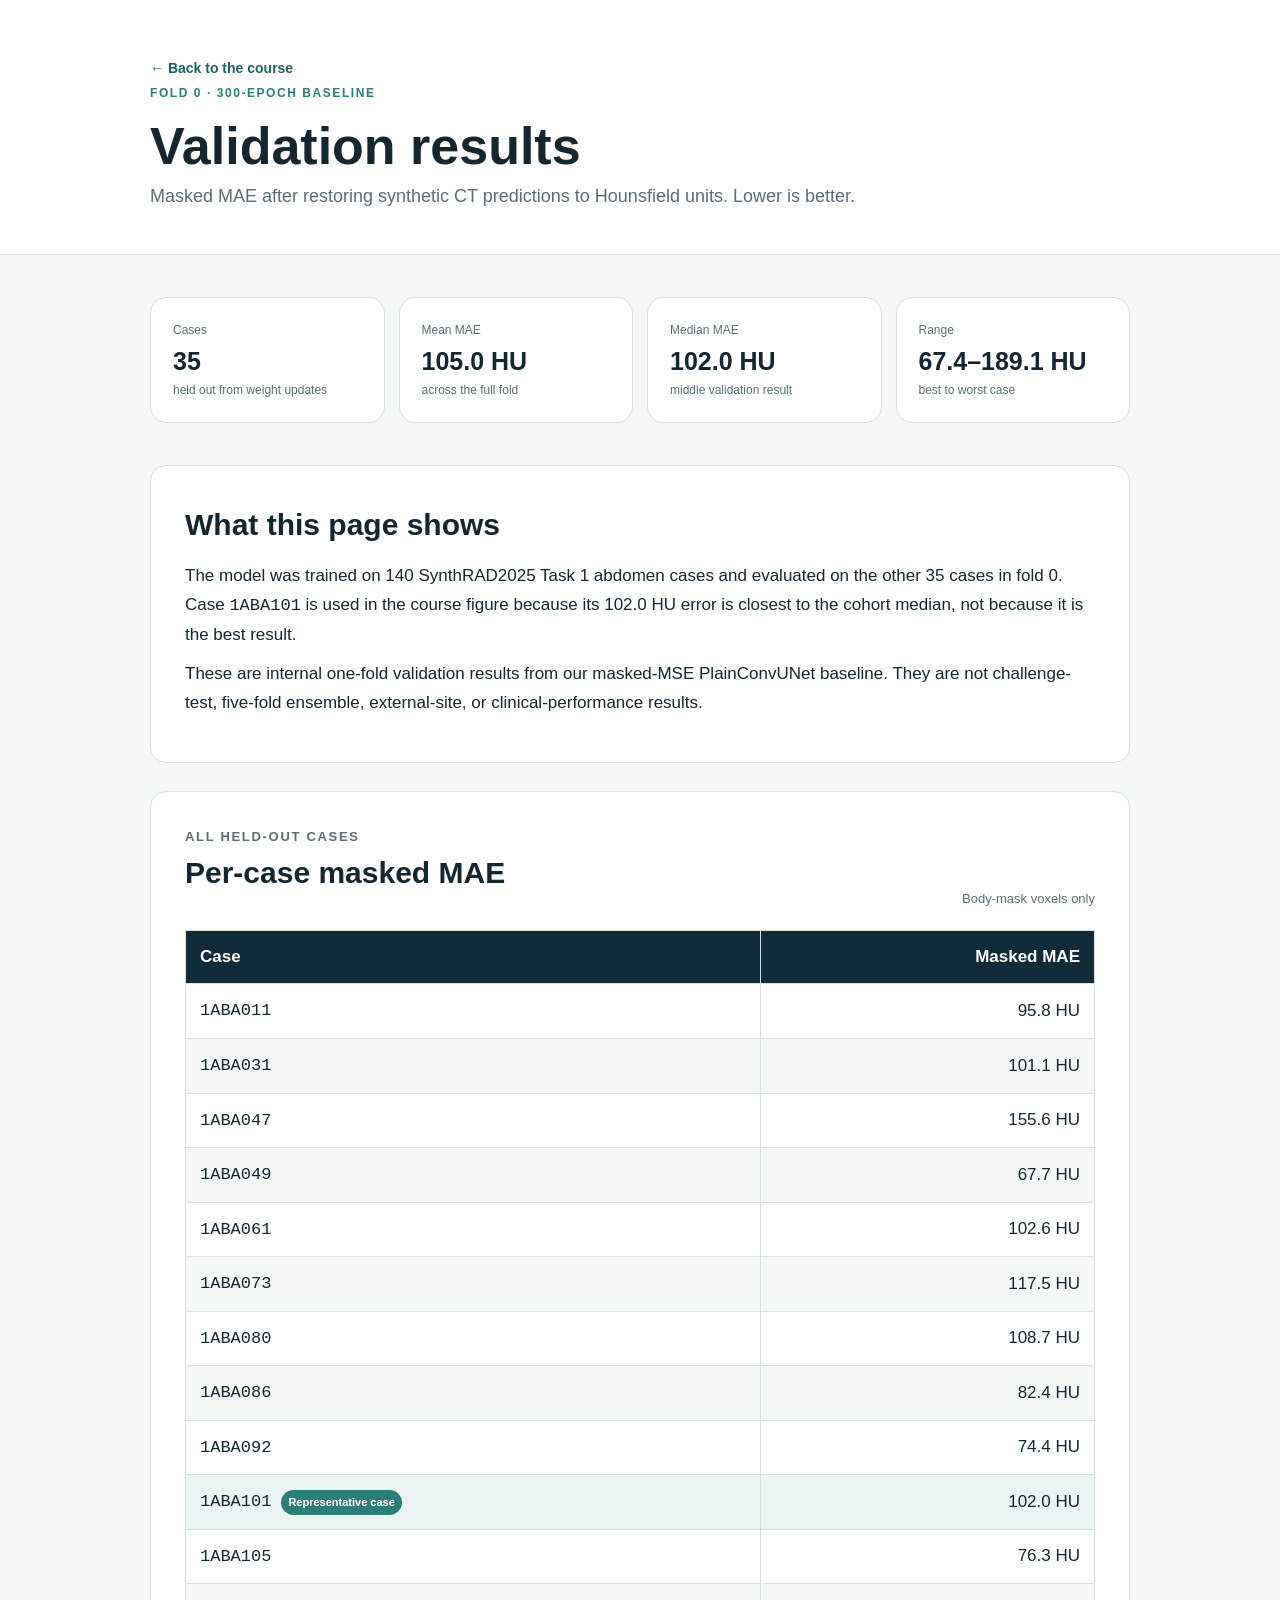
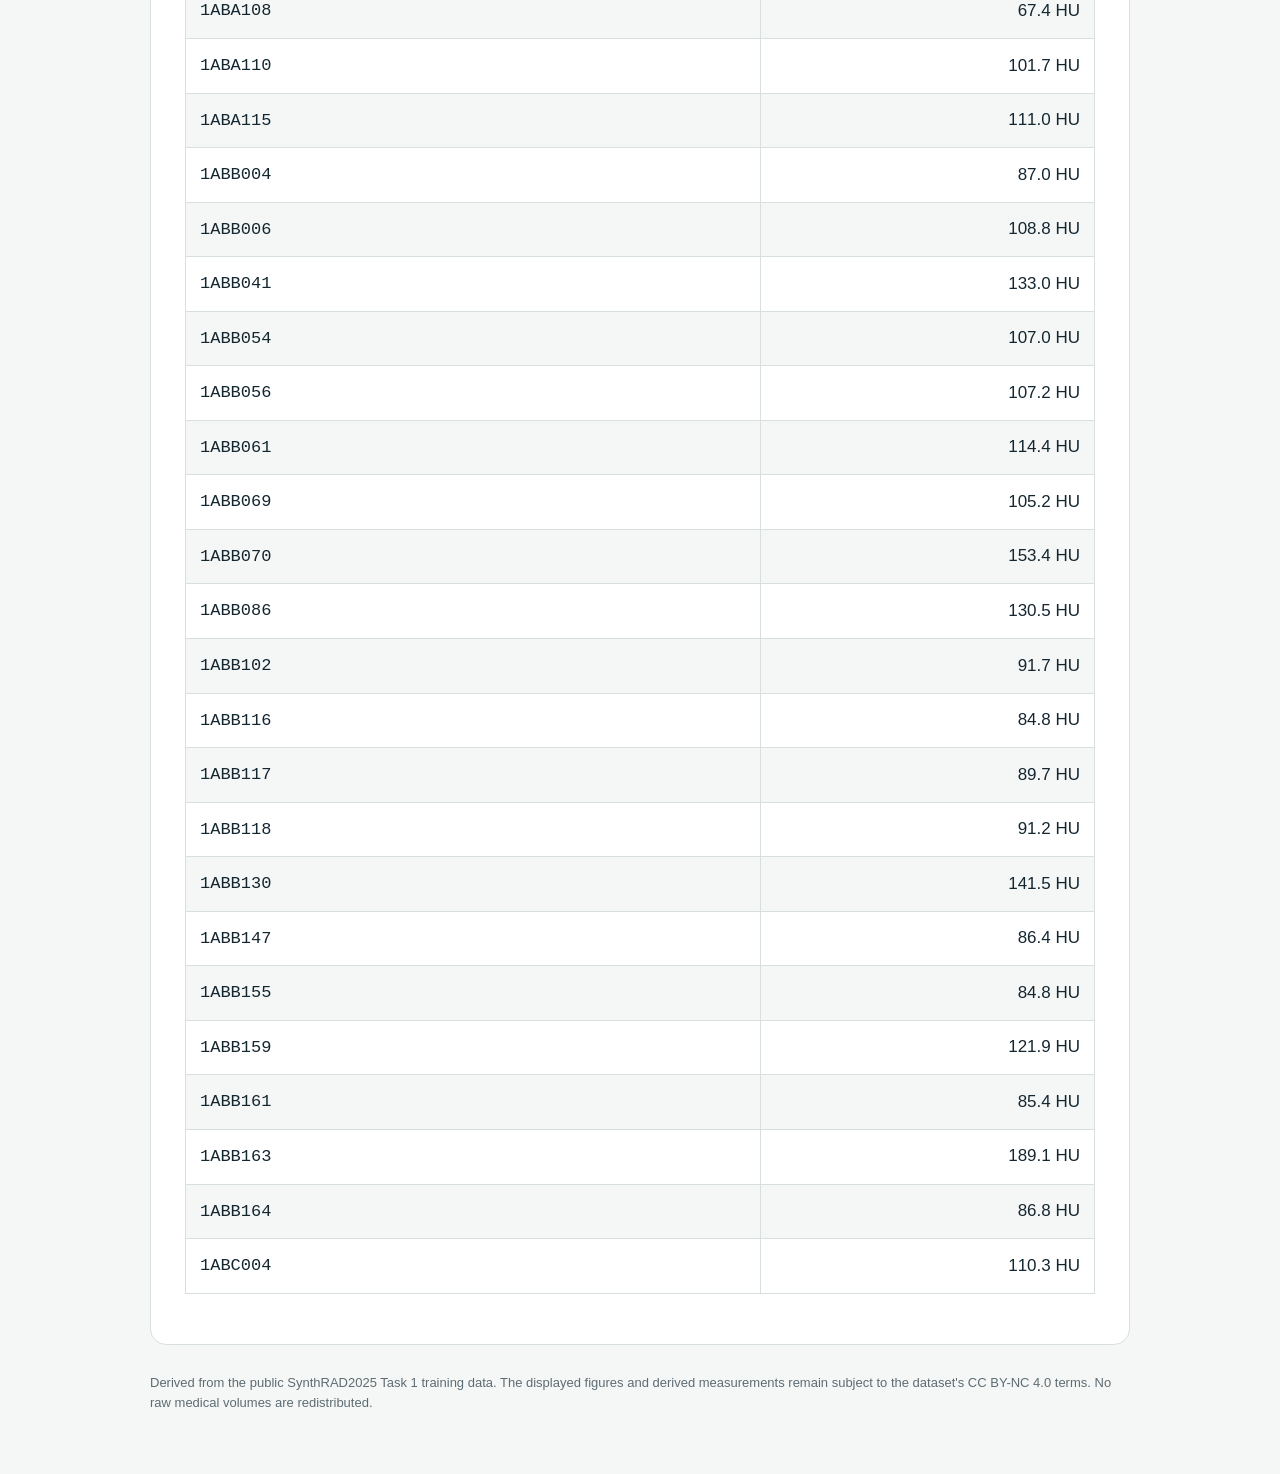
<file: results.html>
<!doctype html>
<html lang="en">
<head>
  <meta charset="utf-8">
  <meta name="viewport" content="width=device-width, initial-scale=1">
  <meta name="description" content="Fold-0 validation results from the nnsyn 300-epoch SynthRAD2025 abdomen reproduction.">
  <title>nnsyn validation results</title>
  <link rel="stylesheet" href="styles.css">
</head>
<body class="results-page">
  <header class="results-header">
    <div class="results-shell">
      <a class="results-back" href="index.html#hands-on">← Back to the course</a>
      <p class="section-kicker">Fold 0 · 300-epoch baseline</p>
      <h1>Validation results</h1>
      <p>Masked MAE after restoring synthetic CT predictions to Hounsfield units. Lower is better.</p>
    </div>
  </header>
  <main class="results-shell">
    <section class="results-summary" aria-label="Validation summary">
      <article><span>Cases</span><strong>35</strong><small>held out from weight updates</small></article>
      <article><span>Mean MAE</span><strong>105.0 HU</strong><small>across the full fold</small></article>
      <article><span>Median MAE</span><strong>102.0 HU</strong><small>middle validation result</small></article>
      <article><span>Range</span><strong>67.4–189.1 HU</strong><small>best to worst case</small></article>
    </section>

    <section class="results-explanation">
      <h2>What this page shows</h2>
      <p>The model was trained on 140 SynthRAD2025 Task 1 abdomen cases and evaluated on the other 35 cases in fold 0. Case <code>1ABA101</code> is used in the course figure because its 102.0 HU error is closest to the cohort median, not because it is the best result.</p>
      <p>These are internal one-fold validation results from our masked-MSE PlainConvUNet baseline. They are not challenge-test, five-fold ensemble, external-site, or clinical-performance results.</p>
    </section>

    <section class="results-table-section">
      <div class="results-table-heading">
        <div><p class="section-kicker">All held-out cases</p><h2>Per-case masked MAE</h2></div>
        <p>Body-mask voxels only</p>
      </div>
      <div class="table-wrap">
        <table class="results-table">
          <thead><tr><th>Case</th><th>Masked MAE</th></tr></thead>
          <tbody>
            <tr><td><code>1ABA011</code></td><td>95.8 HU</td></tr>
            <tr><td><code>1ABA031</code></td><td>101.1 HU</td></tr>
            <tr><td><code>1ABA047</code></td><td>155.6 HU</td></tr>
            <tr><td><code>1ABA049</code></td><td>67.7 HU</td></tr>
            <tr><td><code>1ABA061</code></td><td>102.6 HU</td></tr>
            <tr><td><code>1ABA073</code></td><td>117.5 HU</td></tr>
            <tr><td><code>1ABA080</code></td><td>108.7 HU</td></tr>
            <tr><td><code>1ABA086</code></td><td>82.4 HU</td></tr>
            <tr><td><code>1ABA092</code></td><td>74.4 HU</td></tr>
            <tr class="representative-row"><td><code>1ABA101</code><span class="row-note">Representative case</span></td><td>102.0 HU</td></tr>
            <tr><td><code>1ABA105</code></td><td>76.3 HU</td></tr>
            <tr><td><code>1ABA108</code></td><td>67.4 HU</td></tr>
            <tr><td><code>1ABA110</code></td><td>101.7 HU</td></tr>
            <tr><td><code>1ABA115</code></td><td>111.0 HU</td></tr>
            <tr><td><code>1ABB004</code></td><td>87.0 HU</td></tr>
            <tr><td><code>1ABB006</code></td><td>108.8 HU</td></tr>
            <tr><td><code>1ABB041</code></td><td>133.0 HU</td></tr>
            <tr><td><code>1ABB054</code></td><td>107.0 HU</td></tr>
            <tr><td><code>1ABB056</code></td><td>107.2 HU</td></tr>
            <tr><td><code>1ABB061</code></td><td>114.4 HU</td></tr>
            <tr><td><code>1ABB069</code></td><td>105.2 HU</td></tr>
            <tr><td><code>1ABB070</code></td><td>153.4 HU</td></tr>
            <tr><td><code>1ABB086</code></td><td>130.5 HU</td></tr>
            <tr><td><code>1ABB102</code></td><td>91.7 HU</td></tr>
            <tr><td><code>1ABB116</code></td><td>84.8 HU</td></tr>
            <tr><td><code>1ABB117</code></td><td>89.7 HU</td></tr>
            <tr><td><code>1ABB118</code></td><td>91.2 HU</td></tr>
            <tr><td><code>1ABB130</code></td><td>141.5 HU</td></tr>
            <tr><td><code>1ABB147</code></td><td>86.4 HU</td></tr>
            <tr><td><code>1ABB155</code></td><td>84.8 HU</td></tr>
            <tr><td><code>1ABB159</code></td><td>121.9 HU</td></tr>
            <tr><td><code>1ABB161</code></td><td>85.4 HU</td></tr>
            <tr><td><code>1ABB163</code></td><td>189.1 HU</td></tr>
            <tr><td><code>1ABB164</code></td><td>86.8 HU</td></tr>
            <tr><td><code>1ABC004</code></td><td>110.3 HU</td></tr>
          </tbody>
        </table>
      </div>
    </section>

    <p class="results-credit">Derived from the public SynthRAD2025 Task 1 training data. The displayed figures and derived measurements remain subject to the dataset's CC BY-NC 4.0 terms. No raw medical volumes are redistributed.</p>
  </main>
</body>
</html>
</file>
<file: styles.css>
:root{
  --ink:#142630;
  --muted:#5d6c73;
  --navy:#102b3a;
  --navy-deep:#0b202c;
  --teal:#2d7d78;
  --teal-dark:#1e625f;
  --mint:#cce3dc;
  --paper:#f5f7f6;
  --white:#ffffff;
  --line:#d8e0dd;
  --soft-line:rgba(20,38,48,.11);
  --danger:#b65347;
  --max:1220px;
  --radius:16px;
  --shadow:0 18px 50px rgba(18,43,55,.10);
}

*{box-sizing:border-box}
html{scroll-behavior:smooth}
body{margin:0;color:var(--ink);background:var(--white);font:17px/1.68 "Segoe UI",Arial,sans-serif}
img{display:block;max-width:100%}
a{color:var(--teal-dark);text-underline-offset:4px}
code,pre{font-family:"Cascadia Code","SFMono-Regular",Consolas,monospace}
h1,h2,h3,.chapter-no,.stats dd,.run-passport strong{font-family:"Segoe UI",Arial,sans-serif;font-style:normal;font-variant-numeric:lining-nums tabular-nums}
button,summary,a{outline-offset:4px}
.skip-link{position:fixed;left:16px;top:-80px;z-index:1000;padding:10px 16px;color:var(--white);background:var(--navy)}
.skip-link:focus{top:16px}
.progress-shell{position:fixed;top:0;left:0;right:0;height:3px;z-index:999;background:transparent}
.progress-bar{height:100%;width:0;background:var(--teal)}

.hero{min-height:94vh;color:var(--white);background:var(--navy)}
.topbar{max-width:var(--max);margin:auto;padding:24px 34px;display:flex;align-items:center;justify-content:space-between;border-bottom:1px solid rgba(255,255,255,.13)}
.wordmark{display:flex;align-items:center;gap:10px;color:inherit;text-decoration:none}
.mark{width:36px;height:36px;display:grid;place-items:center;border-radius:50%;color:var(--navy);background:var(--mint);font:700 23px "Segoe UI",Arial,sans-serif}
.top-actions{display:flex;align-items:center;gap:28px}
.top-actions>a:not(.button),.text-link{color:rgba(255,255,255,.82);text-decoration:none}
.button{display:inline-flex;align-items:center;gap:10px;padding:13px 20px;border-radius:999px;color:var(--navy);background:var(--mint);font-weight:750;text-decoration:none}
.button:hover{background:var(--white)}
.button-small{padding:9px 15px;font-size:14px}
.hero-grid{max-width:var(--max);margin:auto;padding:76px 34px 90px;display:grid;grid-template-columns:minmax(395px,.82fr) minmax(500px,1.18fr);gap:52px;align-items:center}
.eyebrow,.section-kicker,.label,.evidence-label{margin:0 0 12px;color:var(--teal);font-size:12px;font-weight:800;letter-spacing:.13em;text-transform:uppercase}
.hero .eyebrow,.chapter-dark .section-kicker{color:var(--mint)}
.hero h1{margin:0;font:650 clamp(54px,6vw,82px)/.95 "Segoe UI",Arial,sans-serif;letter-spacing:-.055em}
.hero h1 em{color:var(--mint);font-style:normal;font-weight:650}
.hero h1>span{display:block;max-width:650px;margin-top:22px;color:var(--white);font-size:clamp(28px,3.05vw,41px);font-weight:560;line-height:1.12;letter-spacing:-.035em}
.hero-lede{max-width:650px;margin:26px 0 18px;color:rgba(255,255,255,.76);font-size:20px;line-height:1.55}
.author-line{margin:0 0 26px;padding-left:14px;border-left:2px solid rgba(204,227,220,.45)}
.author-line p{margin:0}.author-line .author-names{margin-bottom:5px;color:var(--white);font-size:15px}.author-line .affiliation{color:rgba(255,255,255,.58);font-size:13px;line-height:1.45}.author-line sup,footer sup{font-size:.68em;line-height:0;vertical-align:super}
.hero-actions{display:flex;align-items:center;gap:24px}
.hero-meta{list-style:none;padding:0;margin:52px 0 0;display:flex;gap:34px;flex-wrap:wrap}
.hero-meta li{padding-left:13px;border-left:2px solid rgba(204,227,220,.45);display:flex;flex-direction:column}
.hero-meta strong{font-size:15px}.hero-meta span{color:rgba(255,255,255,.53);font-size:13px}
.hero-scan{margin:0;padding:13px;border:1px solid rgba(255,255,255,.18);border-radius:22px;background:rgba(255,255,255,.06);box-shadow:0 32px 80px rgba(0,0,0,.25)}
.hero-scan img{width:100%;border-radius:12px;background:#000}
.hero-scan figcaption{display:flex;justify-content:space-between;gap:20px;padding:12px 3px 2px;color:rgba(255,255,255,.58);font:11px/1.4 "Cascadia Code",monospace}
.hero-statement{max-width:var(--max);margin:auto;padding:19px 34px 25px;display:flex;align-items:baseline;gap:22px;border-top:1px solid rgba(255,255,255,.13)}
.hero-statement>span{color:var(--mint);font:11px "Cascadia Code",monospace;letter-spacing:.12em}
.hero-statement p{margin:0;color:rgba(255,255,255,.67);font-size:15px}.hero-statement strong{color:var(--white)}

.section-pad{max-width:var(--max);margin:auto;padding:110px 34px}
.orientation{display:grid;grid-template-columns:.82fr 1.18fr;gap:70px}
.section-intro h2,.chapter-body>h2{margin:0;font:620 clamp(42px,4.5vw,68px)/1.05 "Segoe UI",Arial,sans-serif;letter-spacing:-.045em}
.section-intro>p:last-child{max-width:660px;margin:24px 0 0;color:var(--muted);font-size:19px}
.route{list-style:none;padding:0;margin:0;border-top:1px solid var(--line)}
.route li{border-bottom:1px solid var(--line)}
.route a{display:grid;grid-template-columns:42px 1fr auto;gap:12px;align-items:center;padding:15px 4px;color:var(--ink);text-decoration:none}
.route a:hover{color:var(--teal)}
.route span{color:var(--teal);font:12px "Cascadia Code",monospace}
.route strong{font-size:16px}.route small{color:var(--muted)}
.learning-contract{grid-column:1/-1;margin-top:8px;padding:30px 34px;border:1px solid var(--line);border-radius:var(--radius);background:var(--paper)}
.learning-contract ul{margin:10px 0 0;padding-left:20px;display:grid;grid-template-columns:1fr 1fr;gap:9px 40px}
.course-thesis{grid-column:1/-1;display:grid;grid-template-columns:repeat(3,1fr);gap:18px}
.course-thesis article{padding:25px;border-top:3px solid var(--teal);background:var(--white);box-shadow:var(--shadow)}
.course-thesis span,.process-grid span,.folder-flow article>span{color:var(--teal);font:12px "Cascadia Code",monospace}
.course-thesis h3,.process-grid h3{margin:12px 0 7px;font:25px/1.2 Georgia,serif}
.course-thesis p,.process-grid p{margin:0;color:var(--muted);font-size:15px}

.chapter{max-width:var(--max);margin:auto;padding:100px 34px;display:grid;grid-template-columns:120px minmax(0,1fr);gap:58px}
.chapter-tint{max-width:none;padding-left:max(34px,calc((100vw - var(--max))/2 + 34px));padding-right:max(34px,calc((100vw - var(--max))/2 + 34px));background:var(--paper)}
.chapter-dark{max-width:none;padding-left:max(34px,calc((100vw - var(--max))/2 + 34px));padding-right:max(34px,calc((100vw - var(--max))/2 + 34px));color:var(--white);background:var(--navy)}
.chapter-side{position:sticky;top:32px;align-self:start;height:max-content;padding-top:5px}
.chapter-side:after{content:"";display:block;width:1px;height:72px;margin:18px 0 0 18px;background:currentColor;opacity:.18}
.chapter-no{display:block;color:var(--teal);font:650 42px/1 "Segoe UI",Arial,sans-serif;letter-spacing:-.04em;font-variant-numeric:lining-nums tabular-nums}
.chapter-dark .chapter-no{color:var(--mint)}
.chapter-side p{margin:8px 0 0;font-weight:700}
.chapter-body{min-width:0}
.prose{max-width:850px;margin:28px 0 38px}
.prose p{margin:0 0 18px;font-size:18px;line-height:1.75}
.chapter-dark .prose{color:rgba(255,255,255,.78)}
.subhead{margin:64px 0 22px;font:32px/1.2 Georgia,serif}

.teaching-figure,.result-figure{margin:40px 0}
.teaching-figure img,.result-figure img{width:100%;border-radius:var(--radius);box-shadow:var(--shadow)}
.teaching-figure figcaption,.result-figure figcaption{max-width:900px;margin:12px 0 0;color:var(--muted);font-size:13px;line-height:1.55}
.teaching-figure-dark figcaption{color:rgba(255,255,255,.62)}
.compact-figure{max-width:920px}

.modality-grid{margin:44px 0 30px;display:grid;grid-template-columns:1fr 90px 1fr;gap:18px;align-items:stretch}
.modality-grid article{padding:28px;border:1px solid var(--line);border-radius:var(--radius);background:var(--white)}
.modality-grid h3{margin:8px 0 12px;font:44px Georgia,serif}
.modality-tag{color:var(--teal);font-size:12px;font-weight:800;text-transform:uppercase;letter-spacing:.12em}
.plain-note{color:var(--muted);font-size:15px}
.modality-arrow{display:grid;place-items:center;color:var(--teal);align-content:center}
.modality-arrow span{font-size:11px;text-transform:uppercase;letter-spacing:.12em}.modality-arrow b{font-size:30px}

.clinical-flow{margin:42px 0 14px;display:grid;grid-template-columns:minmax(0,1fr) 220px minmax(0,1fr);gap:26px;align-items:center}
.clinical-modality{min-width:0;margin:0;padding:18px;border:1px solid var(--line);border-radius:var(--radius);background:var(--white)}
.clinical-image{display:block;width:100%;aspect-ratio:1.08/1;object-fit:contain;margin-top:10px;border-radius:11px;background:#000}
.clinical-modality figcaption{display:grid;grid-template-columns:auto 1fr;gap:14px;align-items:baseline;margin-top:12px}
.clinical-modality figcaption strong{font-size:24px}
.clinical-modality figcaption small{color:var(--muted);font-size:13px;line-height:1.45}
.clinical-network{display:grid;grid-template-columns:36px minmax(100px,1fr) 36px;gap:8px;align-items:center;color:var(--ink);text-align:center}
.flow-arrow{color:var(--teal);font:600 30px/1 "Segoe UI",Arial,sans-serif}
.network-mark{padding:16px 10px;border:1px solid var(--line);border-radius:14px;background:var(--paper)}
.network-mark>strong{display:block;margin-top:8px;font-size:20px}
.network-mark>small{display:block;margin-top:2px;color:var(--muted);font-size:11px}
.unet-mark{height:42px;display:flex;justify-content:center;align-items:flex-end;gap:4px}
.unet-mark i{display:block;width:9px;border-radius:3px 3px 1px 1px;background:var(--teal)}
.unet-mark i:nth-child(1),.unet-mark i:nth-child(7){height:38px}
.unet-mark i:nth-child(2),.unet-mark i:nth-child(6){height:31px}
.unet-mark i:nth-child(3),.unet-mark i:nth-child(5){height:24px}
.unet-mark i:nth-child(4){height:17px;background:var(--teal-dark)}
.figure-heading{margin:48px 0 14px;padding-top:20px;border-top:1px solid var(--line)}
.figure-heading span{color:var(--teal);font-size:12px;font-weight:800;letter-spacing:.12em;text-transform:uppercase}
.figure-heading h3{max-width:850px;margin:7px 0 0;font:600 28px/1.25 "Segoe UI",Arial,sans-serif;letter-spacing:-.02em}
.figure-after-heading{margin-top:18px}
.architecture-figure img{border:1px solid var(--line);box-shadow:none}

.formula-card{border:1px solid var(--line);border-radius:var(--radius);background:var(--white);color:var(--ink)}
.formula-intro{display:grid;grid-template-columns:.85fr 1.15fr;gap:30px;align-items:center;padding:30px}
.formula-intro code{display:block;margin-top:12px;font-size:29px}
.formula-intro dl{margin:0;display:grid;grid-template-columns:1fr 1fr;gap:13px 24px}
.formula-intro dl div{display:grid;grid-template-columns:52px 1fr}.formula-intro dt{font-weight:800}.formula-intro dd{margin:0;color:var(--muted)}
.formula-inline{display:inline-flex;align-items:center;gap:7px;padding:14px 18px;font:20px "Cascadia Code",monospace}
.formula-inline small{margin-left:12px;color:var(--muted);font:13px "Segoe UI",sans-serif}
.fraction{display:inline-flex;flex-direction:column;line-height:1;text-align:center}.fraction span:first-child{padding-bottom:2px;border-bottom:1px solid}

.evidence{margin:34px 0;padding:24px 26px;display:grid;grid-template-columns:175px 1fr;gap:26px;border-left:4px solid var(--teal);background:var(--paper)}
.evidence p{margin:5px 0 0;color:var(--muted)}
.evidence-dark{border-color:var(--mint);background:rgba(255,255,255,.06)}
.evidence-dark .evidence-label{color:var(--mint)}.evidence-dark p{color:rgba(255,255,255,.64)}
.checkpoint{margin:34px 0 0;padding:22px 24px;border:1px solid var(--line);border-radius:var(--radius);background:var(--white)}
.checkpoint>p{margin:5px 0 0;color:var(--muted)}
.checkpoint details{margin-top:12px}.checkpoint summary{cursor:pointer;color:var(--teal-dark);font-weight:700}.checkpoint details p{margin:10px 0 0}
.checkpoint-dark{border-color:rgba(255,255,255,.18);background:rgba(255,255,255,.05)}
.checkpoint-dark>p{color:rgba(255,255,255,.68)}.checkpoint-dark summary{color:var(--mint)}

.comparison,.tensor-compare{display:grid;grid-template-columns:1fr 1fr;gap:20px;margin:38px 0}
.comparison article,.tensor-compare article{padding:27px;border:1px solid var(--line);border-radius:var(--radius);background:var(--white)}
.comparison h3{margin:4px 0 15px;font:28px Georgia,serif}.comparison ul{margin:0;padding-left:20px}
.comparison dl{margin:18px 0 0}.comparison dl div{display:flex;justify-content:space-between;gap:20px;padding:8px 0;border-top:1px solid var(--line)}.comparison dt{color:var(--muted)}.comparison dd{margin:0;text-align:right;font-weight:700}
.tensor-compare code{display:block;margin:10px 0;font-size:17px;overflow-wrap:anywhere}.tensor-compare p:last-child{margin:0;color:var(--muted)}
.framework-flow{margin:38px 0;padding:24px 0;display:grid;grid-template-columns:1fr 34px 1fr 34px 1fr;gap:10px;align-items:center;border-top:1px solid var(--line);border-bottom:1px solid var(--line)}
.framework-flow article{min-width:0}
.framework-flow span,.framework-flow small,.framework-flow strong{display:block}
.framework-flow span{margin-bottom:7px;color:var(--teal);font-size:12px;font-weight:800;letter-spacing:.08em;text-transform:uppercase}
.framework-flow strong{font-size:20px;line-height:1.3}
.framework-flow small{margin-top:7px;color:var(--muted);font-size:14px;line-height:1.5}
.framework-flow>b{text-align:center;color:var(--teal);font-size:24px}
.repo-map{margin:42px 0;border:1px solid var(--line);border-radius:var(--radius);overflow:hidden}
.repo-title{padding:22px 25px;display:flex;justify-content:space-between;gap:20px;background:var(--paper)}.repo-title small{color:var(--muted)}
.repo-list a{display:grid;grid-template-columns:minmax(220px,.8fr) 1.2fr;gap:22px;padding:15px 25px;border-top:1px solid var(--line);color:var(--ink);text-decoration:none}
.repo-list a:hover{background:var(--paper)}.repo-list code{color:var(--teal-dark);overflow-wrap:anywhere}.repo-list span{color:var(--muted)}

.folder-flow{margin:42px 0;display:grid;grid-template-columns:1fr 28px 1fr 28px 1fr 28px 1fr;gap:8px;align-items:stretch}
.folder-flow article{padding:22px;border:1px solid var(--line);border-radius:var(--radius);background:var(--white)}
.folder-flow> b{display:grid;place-items:center;color:var(--teal);font-size:22px}
.folder-flow h3{margin:8px 0 13px;font:25px Georgia,serif}.folder-flow pre{margin:0;white-space:pre-wrap;font-size:12px;line-height:1.65}.folder-flow p{margin:13px 0 0;color:var(--muted);font-size:14px}
.process-grid{list-style:none;padding:0;margin:28px 0;display:grid;grid-template-columns:repeat(4,1fr);gap:14px}
.process-grid article,.process-grid li{padding:22px;border-top:3px solid var(--teal);background:var(--white);box-shadow:0 8px 24px rgba(18,43,55,.06)}
.process-six{grid-template-columns:repeat(3,1fr)}.process-five{grid-template-columns:repeat(5,1fr)}
.evidence-plan{display:block}.evidence-plan>.evidence-label{display:block;margin-bottom:18px}
.stats{margin:0;display:grid;grid-template-columns:repeat(4,1fr);gap:18px}.stats div{padding-left:15px;border-left:1px solid var(--line)}.stats dt{color:var(--muted);font-size:13px}.stats dd{margin:4px 0 0;font:22px Georgia,serif}
.case-thread{margin:36px 0;border:1px solid var(--line);border-radius:var(--radius);overflow:hidden;background:var(--white)}
.case-thread-head{padding:16px 22px;display:flex;justify-content:space-between;gap:20px;color:var(--white);background:var(--navy)}
.case-thread-head span{color:var(--mint);font:11px "Cascadia Code",monospace;letter-spacing:.11em}
.case-thread ol{list-style:none;padding:0;margin:0;display:grid;grid-template-columns:repeat(3,1fr)}
.case-thread li{position:relative;padding:22px}.case-thread li+li{border-left:1px solid var(--line)}.case-thread li+li:before{content:"→";position:absolute;left:-10px;top:27px;width:20px;text-align:center;color:var(--teal);background:var(--white)}
.case-thread li span,.case-thread li small{display:block;color:var(--muted);font-size:13px}.case-thread li strong{display:block;margin:8px 0;font:21px/1.35 Georgia,serif}

.symbol-strip{margin:34px 0;display:flex;gap:10px;flex-wrap:wrap}.symbol-strip span{padding:8px 12px;border:1px solid var(--line);border-radius:999px;background:var(--white);font-size:14px}
.concept-line{max-width:920px;margin:30px 0 22px;padding:15px 0;border-top:1px solid var(--line);border-bottom:1px solid var(--line);font-size:17px}
.concept-line span{padding:0 8px;color:var(--teal);font-weight:800}
.data-caption{margin:10px 0 18px;color:var(--muted);font-size:14px;line-height:1.55}
.lesson-block{margin:24px 0;padding:30px;border:1px solid var(--line);border-radius:var(--radius);background:var(--white)}
.lesson-head{display:flex;gap:18px;align-items:start}.lesson-head>span{color:var(--teal);font:30px Georgia,serif}.lesson-head h3{margin:2px 0 18px;font:31px Georgia,serif}
.lesson-question{margin:18px 0 0;padding-top:16px;border-top:1px solid var(--line);color:var(--muted)}
.code-compare{display:grid;grid-template-columns:1fr 1fr;gap:12px}.code-compare code{padding:12px;border-radius:8px;background:var(--paper);font-size:13px}
.map-flow{margin:22px 0;display:grid;grid-template-columns:1fr 28px 1fr 38px 1fr 28px 1fr;gap:7px;align-items:center}.map-flow>div{padding:17px;text-align:center;border:1px solid var(--line);border-radius:10px;background:var(--paper)}.map-flow>div span{display:block;color:var(--muted);font-size:12px}.map-flow>b{text-align:center;color:var(--teal);font-size:21px}
.evidence-table{display:block}.evidence-table>.evidence-label{display:block}.table-wrap{overflow-x:auto;margin:16px 0}
table{width:100%;border-collapse:collapse;background:var(--white)}th,td{padding:12px 14px;border:1px solid var(--line);text-align:center}th:first-child,td:first-child{text-align:left}th{background:var(--navy);color:var(--white)}

.notebook-link{margin-top:28px;padding:15px 18px;display:flex;align-items:center;gap:20px;flex-wrap:wrap;border:1px solid var(--line);border-left:3px solid var(--teal);border-radius:10px;background:var(--paper)}.notebook-link span{color:var(--muted);font-size:13px}.notebook-link a{font-weight:750;text-decoration-thickness:1.5px}.notebook-link a::after{content:" ↗";text-decoration:none}
.window-diagram{margin:40px 0;display:grid;grid-template-columns:1fr 45px 1fr 45px 1fr;gap:10px;align-items:center}.window-diagram>b{text-align:center;color:var(--teal);font-size:25px}
.window-volume,.window-stack{min-height:180px;padding:22px;display:grid;place-items:center;position:relative;border:1px solid var(--line);border-radius:var(--radius);background:var(--white);overflow:hidden}
.window-volume i{position:absolute;width:52%;height:52%;border:2px solid var(--teal);background:rgba(45,125,120,.08)}.window-volume i:nth-child(1){left:10%;top:10%}.window-volume i:nth-child(2){left:24%;top:24%}.window-volume i:nth-child(3){left:38%;top:38%}
.window-volume strong,.window-stack span{position:relative;z-index:2;padding:5px 8px;background:rgba(255,255,255,.88)}
.window-stack i{position:absolute;width:62%;height:48%;border:1px solid var(--line);background:var(--paper)}.window-stack i:nth-of-type(1){transform:translate(-10px,-10px)}.window-stack i:nth-of-type(2){transform:translate(0,0)}.window-stack i:nth-of-type(3){transform:translate(10px,10px)}
.output-volume{background:var(--mint)}
.identity-lock{margin:32px 0;padding:22px;display:flex;align-items:center;gap:10px;flex-wrap:wrap;border:1px solid var(--line);border-radius:var(--radius);background:var(--white)}.identity-lock strong{margin-right:10px}.identity-lock span{padding:7px 10px;border-radius:999px;background:var(--paper);font-size:13px}
.metric-grid{display:grid;grid-template-columns:1fr 1fr;gap:16px;margin:34px 0}.metric-grid article{padding:24px;border:1px solid var(--line);border-radius:var(--radius)}.metric-grid article>span{color:var(--teal);font-weight:800}.metric-grid h3{margin:8px 0;font:24px "Segoe UI",Arial,sans-serif}.metric-grid p{margin:0;color:var(--muted)}
.metric-formula{display:block;margin:14px 0;padding:12px 14px;border-radius:8px;background:var(--paper);color:var(--ink);font-size:15px;line-height:1.55;white-space:normal;overflow-wrap:anywhere}
.evaluation-rule{margin:34px 0;padding:25px;display:flex;align-items:center;gap:10px;flex-wrap:wrap;border-radius:var(--radius);color:var(--white);background:var(--navy)}.evaluation-rule strong{margin-right:10px}.evaluation-rule span{padding:7px 10px;border:1px solid rgba(255,255,255,.2);border-radius:999px}.evaluation-rule p{flex-basis:100%;margin:8px 0 0;color:rgba(255,255,255,.65)}
.run-passport{display:grid;grid-template-columns:repeat(4,1fr);gap:14px;margin:34px 0}.run-passport>div{padding:22px;border:1px solid var(--line);border-radius:var(--radius);background:var(--white)}.run-passport strong,.run-passport span{display:block}.run-passport strong{font:23px Georgia,serif}.run-passport span{margin-top:5px;color:var(--muted);font-size:13px}
.claims article:last-child{border-color:rgba(182,83,71,.35)}.claims article:last-child .label{color:var(--danger)}
.field-notes{margin:30px 0;border:1px solid var(--line);border-radius:var(--radius);background:var(--white)}.field-notes summary{cursor:pointer;padding:20px 24px;display:grid;grid-template-columns:1fr auto auto;align-items:center;gap:20px;font-weight:800;list-style:none}.field-notes summary::-webkit-details-marker{display:none}.field-notes summary small{color:var(--muted);font-weight:400}.field-notes summary::after{content:"Expand +";color:var(--teal);font-size:13px;font-weight:750}.field-notes[open] summary::after{content:"Close −"}.field-notes>div{padding:0 24px 20px}.field-notes p{margin:12px 0}

.takeaways{list-style:none;padding:0;margin:34px 0}.takeaways li{display:grid;grid-template-columns:50px 1fr;gap:18px;padding:18px 0;border-top:1px solid var(--line)}.takeaways span{color:var(--teal);font:13px "Cascadia Code",monospace}.takeaways p{margin:0;font-size:20px;color:var(--ink)}.takeaways strong{color:var(--ink)}
.quiz-shell{display:grid;grid-template-columns:.7fr 1.3fr;gap:30px;margin:40px 0}.quiz-intro{padding:26px;border:1px solid var(--line);border-radius:var(--radius);background:var(--paper)}.quiz-intro .label{color:var(--teal)}.quiz-intro h3{margin:5px 0;font:29px "Segoe UI",Arial,sans-serif}.quiz-intro p:last-child{color:var(--muted)}
.quiz-list details{border-top:1px solid var(--line)}.quiz-list summary{cursor:pointer;padding:17px 3px;font-weight:700}.quiz-list p{margin:0 0 18px;color:var(--muted)}
blockquote{margin:42px 0 0;padding:26px 30px;border-left:4px solid var(--teal);background:var(--paper);color:var(--ink);font:25px/1.5 "Segoe UI",Arial,sans-serif}
.chapter-next{max-width:850px;margin:28px 0 0;color:var(--muted);font-size:15px;line-height:1.6}

.resources{display:block}.resource-grid{display:grid;grid-template-columns:repeat(3,1fr);gap:18px;margin-top:40px}.resource-grid article{padding:25px;border:1px solid var(--line);border-radius:var(--radius)}.resource-grid>article>span{color:var(--teal);font:12px "Cascadia Code",monospace}.resource-grid h3{font:27px Georgia,serif}.resource-grid a{display:block;margin:8px 0}
.disclosure{display:grid;grid-template-columns:1fr 1fr;gap:22px;margin-top:26px;padding-top:26px;border-top:1px solid var(--line)}.disclosure p:last-child{color:var(--muted);font-size:14px}
.references{display:block}.reference-list{max-width:980px;margin:38px 0 0;padding-left:28px}.reference-list li{margin:0;padding:17px 0 17px 10px;border-top:1px solid var(--line);line-height:1.65}.reference-list li:last-child{border-bottom:1px solid var(--line)}.reference-list a{overflow-wrap:anywhere}
footer{padding:28px max(34px,calc((100vw - var(--max))/2 + 34px));display:flex;align-items:center;justify-content:space-between;gap:25px;color:rgba(255,255,255,.68);background:var(--navy-deep);font-size:14px}footer a{color:var(--white)}footer p{margin:0}

@media(max-width:1050px){
  .hero-grid{grid-template-columns:1fr;gap:48px}
  .orientation{grid-template-columns:1fr}
  .chapter{grid-template-columns:90px minmax(0,1fr);gap:34px}
  .folder-flow{grid-template-columns:1fr 24px 1fr;row-gap:18px}.folder-flow>article:nth-of-type(3){grid-column:1}.folder-flow>article:nth-of-type(4){grid-column:3}.folder-flow>b:nth-of-type(2){display:none}
  .process-five{grid-template-columns:repeat(3,1fr)}
  .run-passport{grid-template-columns:1fr 1fr}
  .framework-flow{grid-template-columns:1fr 28px 1fr}
  .framework-flow article:last-child{grid-column:1/-1}
  .framework-flow>b:last-of-type{display:none}
}
@media(max-width:760px){
  body{font-size:16px}.topbar{padding:20px}.top-actions>a:not(.button){display:none}
  .hero-grid{padding:55px 20px 65px}.hero h1{font-size:clamp(46px,14vw,64px)}.hero-actions,.hero-meta{flex-wrap:wrap}.hero-statement{padding:17px 20px;display:block}.hero-statement>span{display:block;margin-bottom:7px}
  .section-pad,.chapter,.chapter-tint,.chapter-dark{padding:78px 20px}
  .chapter{display:block}.chapter-side{position:static;display:flex;align-items:baseline;gap:10px;margin-bottom:24px}.chapter-side:after{display:none}.chapter-no{font-size:30px}.chapter-side p{margin:0}
  .learning-contract ul,.course-thesis,.comparison,.tensor-compare,.formula-intro,.stats,.metric-grid,.resource-grid,.disclosure,.quiz-shell{grid-template-columns:1fr}
  .modality-grid{grid-template-columns:1fr}.modality-arrow{display:flex;justify-content:center;gap:10px}.modality-arrow b{transform:rotate(90deg)}
  .clinical-flow{grid-template-columns:1fr}.clinical-network{grid-template-columns:1fr;justify-items:center;padding:4px 0}.clinical-network .flow-arrow{transform:rotate(90deg)}.clinical-modality figcaption{grid-template-columns:1fr;gap:2px}
  .evidence{grid-template-columns:1fr;gap:5px}.formula-intro dl{grid-template-columns:1fr}
  .evidence-table table{table-layout:fixed;width:100%}.evidence-table th,.evidence-table td{padding:10px 8px;overflow-wrap:anywhere}
  .folder-flow{display:flex;flex-direction:column}.folder-flow>b{transform:rotate(90deg)}
  .process-grid,.process-six,.process-five{grid-template-columns:1fr 1fr}
  .case-thread ol{grid-template-columns:1fr}.case-thread li+li{border-left:0;border-top:1px solid var(--line)}.case-thread li+li:before{left:24px;top:-11px;transform:rotate(90deg)}
  .case-thread-head{display:block}.case-thread-head span{display:block;margin-bottom:5px}
  .code-compare{grid-template-columns:1fr}.map-flow{grid-template-columns:1fr}.map-flow>b{transform:rotate(90deg)}
  .window-diagram{grid-template-columns:1fr}.window-diagram>b{transform:rotate(90deg)}
  .framework-flow{grid-template-columns:1fr}
  .framework-flow>b{display:block!important;transform:rotate(90deg)}
  .framework-flow article:last-child{grid-column:auto}
  .run-passport{grid-template-columns:1fr}.repo-list a{grid-template-columns:1fr;gap:5px}.field-notes summary{display:block}.field-notes summary small{display:block;margin-top:6px}.field-notes summary::after{display:block;margin-top:8px}
  footer{flex-direction:column;text-align:center}
}
@media(max-width:480px){
  .process-grid,.process-six,.process-five{grid-template-columns:1fr}
  .formula-inline{max-width:100%;overflow-x:auto;font-size:15px}
  .unet-shell{overflow-x:auto}.unet-grid{min-width:650px}
  .takeaways p{font-size:18px}
}
@media(prefers-reduced-motion:reduce){html{scroll-behavior:auto}*,*:before,*:after{transition:none!important}}


/* Diagram-specific rules keep the same site-wide navy, teal, white, and gray system. */
.unet-shell{margin:42px 0;padding:28px;border:1px solid var(--line);border-radius:var(--radius);background:var(--paper)}
.tensor-tag{padding:11px 14px;text-align:center;border:1px solid var(--line);border-radius:9px;background:var(--white);font-size:13px}
.tensor-tag strong{font-family:"Cascadia Code",monospace}
.unet-grid{position:relative;height:390px;margin:25px 0;display:grid;grid-template-columns:repeat(11,1fr);grid-template-rows:repeat(6,1fr);gap:8px}
.stage{position:relative;z-index:2;min-width:54px;padding:7px;display:grid;place-items:center;align-content:center;border-radius:8px;color:var(--white);background:var(--teal);box-shadow:0 6px 14px rgba(18,43,55,.10)}
.stage small{font-size:9px;opacity:.72}.stage strong{font-size:16px}
.enc.s1{grid-area:1/1/2/2}.enc.s2{grid-area:2/2/3/3}.enc.s3{grid-area:3/3/4/4}.enc.s4{grid-area:4/4/5/5}.enc.s5{grid-area:5/5/6/6}.bottleneck{grid-area:6/6/7/7;background:var(--navy)}
.dec.d5{grid-area:5/7/6/8}.dec.d4{grid-area:4/8/5/9}.dec.d3{grid-area:3/9/4/10}.dec.d2{grid-area:2/10/3/11}.dec.d1{grid-area:1/11/2/12}
.skip{position:absolute;z-index:1;height:2px;border-top:2px dashed rgba(45,125,120,.38)}
.sk1{left:5%;right:5%;top:8%}.sk2{left:14%;right:14%;top:25%}.sk3{left:23%;right:23%;top:42%}.sk4{left:32%;right:32%;top:59%}.sk5{left:41%;right:41%;top:76%}
.concept-list{margin:34px 0;display:grid;grid-template-columns:1fr 1fr;gap:0 30px}
.concept-list div{padding:17px 0;display:grid;grid-template-columns:145px 1fr;gap:16px;border-top:1px solid var(--line)}
.concept-list dt{font-weight:800}.concept-list dd{margin:0;color:var(--muted)}
@media(max-width:760px){.concept-list{grid-template-columns:1fr}}


/* Validation results page */
.plain-subhead{margin:30px 0 8px;font-size:25px;line-height:1.25}
.result-figure>a{display:block;border-radius:var(--radius)}
.result-figure>a:focus-visible{outline:3px solid var(--teal);outline-offset:5px}
.results-page{background:var(--paper)}
.results-shell{width:min(980px,calc(100% - 40px));margin:0 auto}
.results-header{padding:54px 0 42px;border-bottom:1px solid var(--line);background:var(--white)}
.results-header h1{margin:16px 0 8px;font-size:52px;line-height:1.05;color:var(--ink)}
.results-header p:last-child{max-width:720px;margin:0;color:var(--muted);font-size:18px}
.results-back{font-size:14px;font-weight:750;text-decoration:none}
.results-summary{display:grid;grid-template-columns:repeat(4,1fr);gap:14px;margin:42px 0}
.results-summary article{padding:22px;border:1px solid var(--line);border-radius:var(--radius);background:var(--white)}
.results-summary span,.results-summary small{display:block;color:var(--muted);font-size:12px}
.results-summary strong{display:block;margin:6px 0 4px;font-size:25px;line-height:1.2;font-variant-numeric:tabular-nums}
.results-explanation,.results-table-section{margin:28px 0;padding:34px;border:1px solid var(--line);border-radius:var(--radius);background:var(--white)}
.results-explanation h2,.results-table-heading h2{margin:0 0 12px;font-size:30px}
.results-explanation p{margin:10px 0;line-height:1.7}
.results-table-heading{display:flex;align-items:end;justify-content:space-between;gap:20px;margin-bottom:20px}
.results-table-heading p{margin:0;color:var(--muted);font-size:13px}
.results-table th,.results-table td{text-align:left}
.results-table th:last-child,.results-table td:last-child{text-align:right;font-variant-numeric:tabular-nums}
.results-table tbody tr:nth-child(even){background:var(--paper)}
.results-table .representative-row{background:#eaf4f2!important}
.row-note{display:inline-block;margin-left:10px;padding:3px 7px;border-radius:999px;background:var(--teal);color:var(--white);font-size:11px;font-weight:750}
.results-credit{margin:28px 0 60px;color:var(--muted);font-size:13px;line-height:1.6}
@media(max-width:760px){.results-summary{grid-template-columns:1fr 1fr}.results-header h1{font-size:40px}.results-explanation,.results-table-section{padding:24px}.results-table-heading{display:block}.results-table-heading>p{margin-top:8px}}
@media(max-width:480px){.results-summary{grid-template-columns:1fr}.results-shell{width:min(100% - 24px,980px)}.row-note{display:block;width:max-content;margin:6px 0 0}}
</file>
